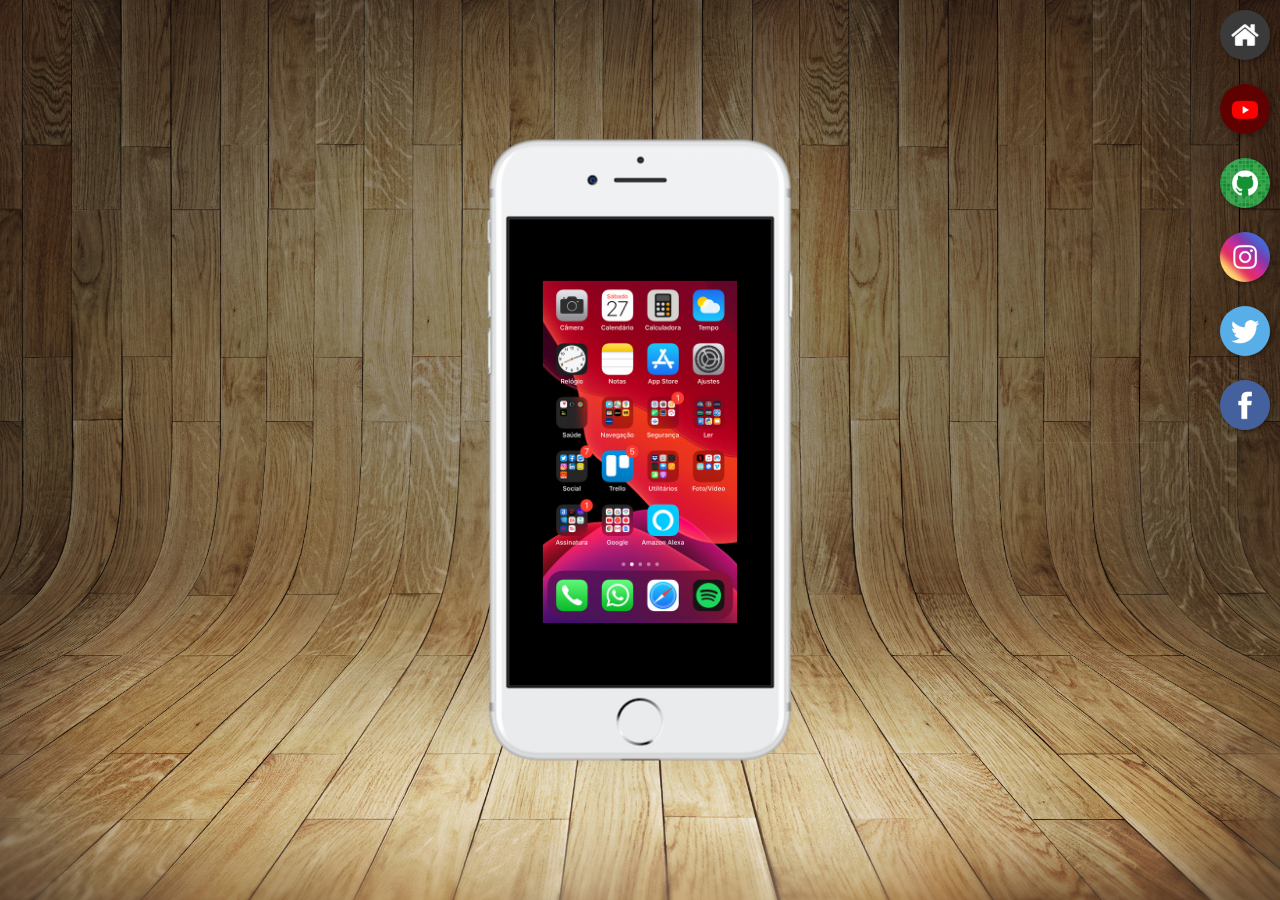
<file: index.html>
<!DOCTYPE html>
<html lang="pt-br">
<head>
    <meta charset="UTF-8">
    <meta http-equiv="X-UA-Compatible" content="IE=edge">
    <meta name="viewport" content="width=device-width, initial-scale=1.0">
    <link rel="shortcut icon" href="icone/favicon.ico" type="image/x-icon">
    <link rel="stylesheet" href="estilos/style.css">
    <title>Projeto redes sociais</title>
</head>
<body>
    <main>
        <section id="telefone">
            <iframe src="home.html" name="tela" id="tela" frameborder="0">
                <p>Seu navegador não é compatível :(</p>
            </iframe>
        </section>
        <section id="redes-sociais">
            <a href="home.html" target="tela"><img src="imagens/logo-home.jpg" alt="Home"></a><br>
            <a href="youtube.html" target="tela"><img src="imagens/logo-youtube.jpg" alt="Youtube"></a><br>
            <a href="github.html" target="tela"><img src="imagens/logo-github.jpg" alt="Github"></a><br>
            <a href="instagram.html" target="tela"><img src="imagens/logo-instagram.jpg" alt="Instagram"></a><br>
            <a href="twitter.html" target="tela"><img src="imagens/logo-twitter.jpg" alt="Twitter"></a><br>
            <a href="facebook.html" target="tela"><img src="imagens/logo-facebook.jpg" alt="Facebook"></a>
        </section>
    </main>
</body>
</html>
</file>
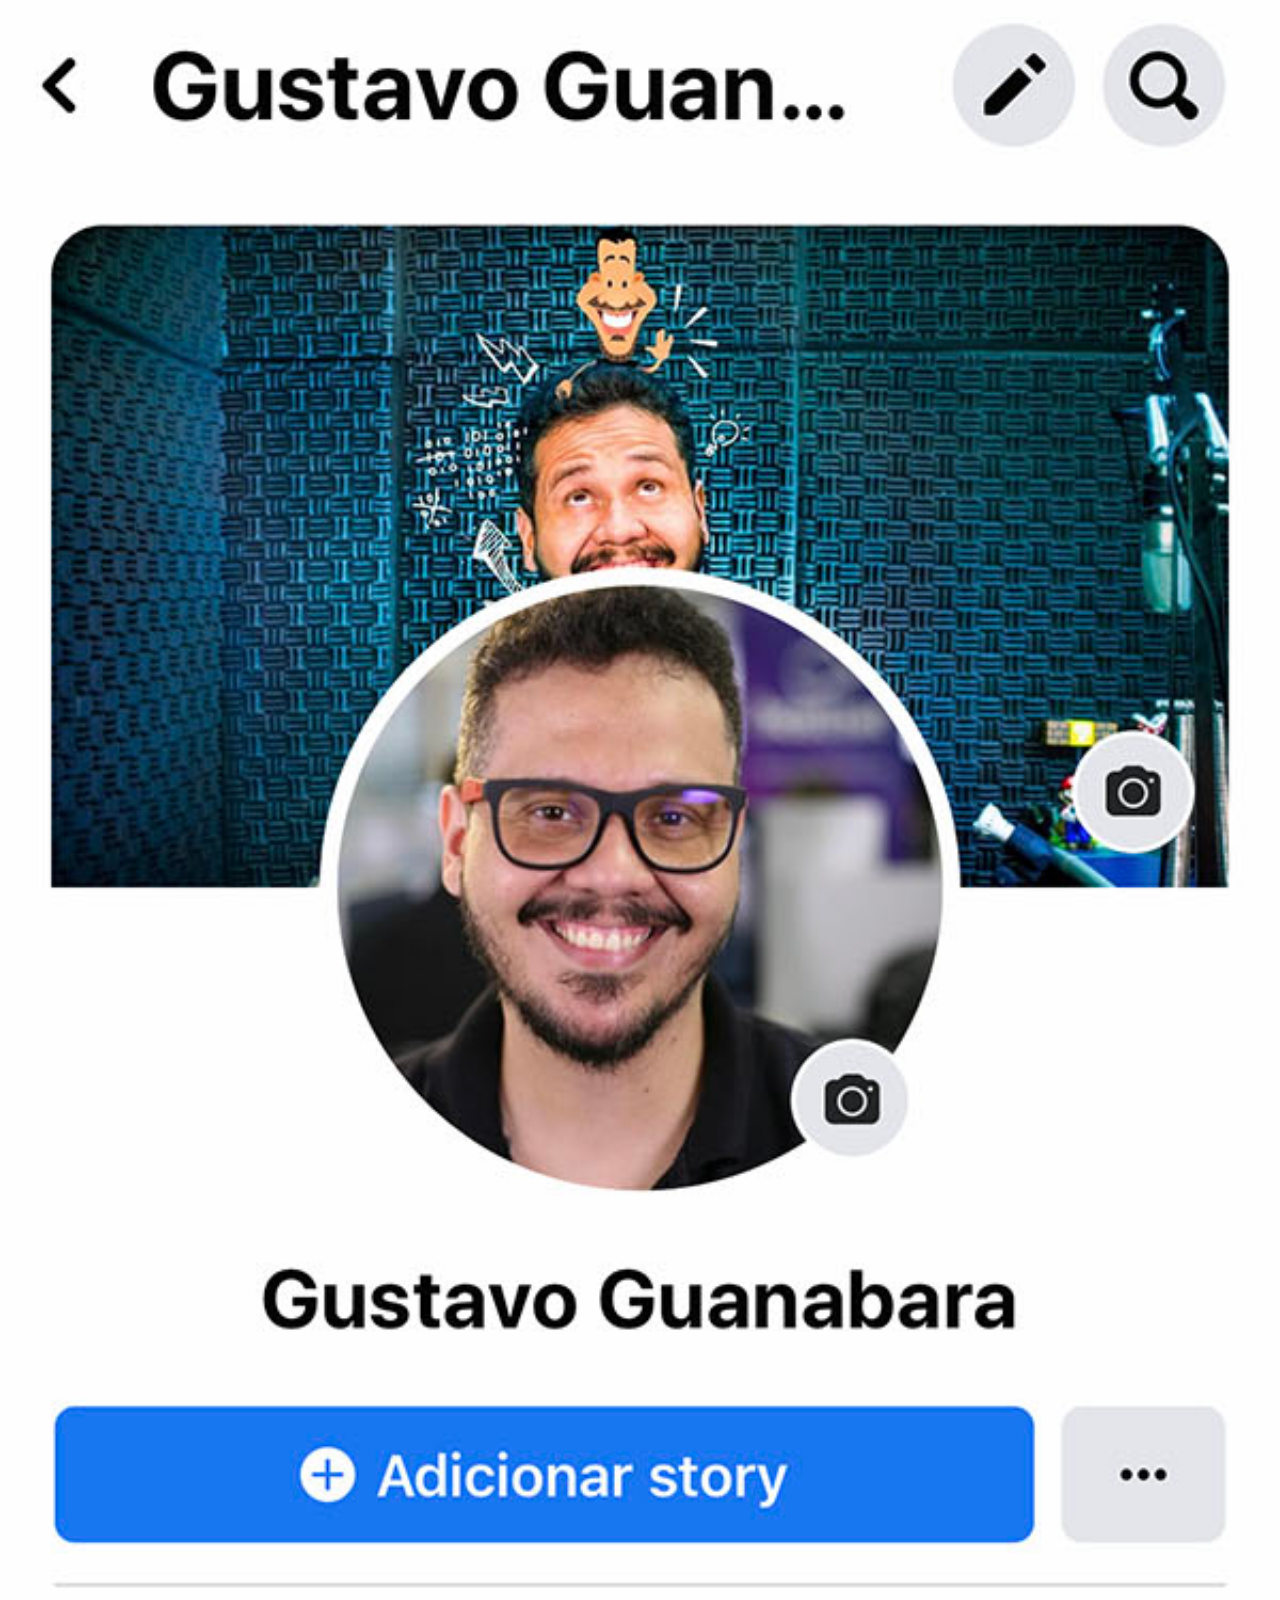
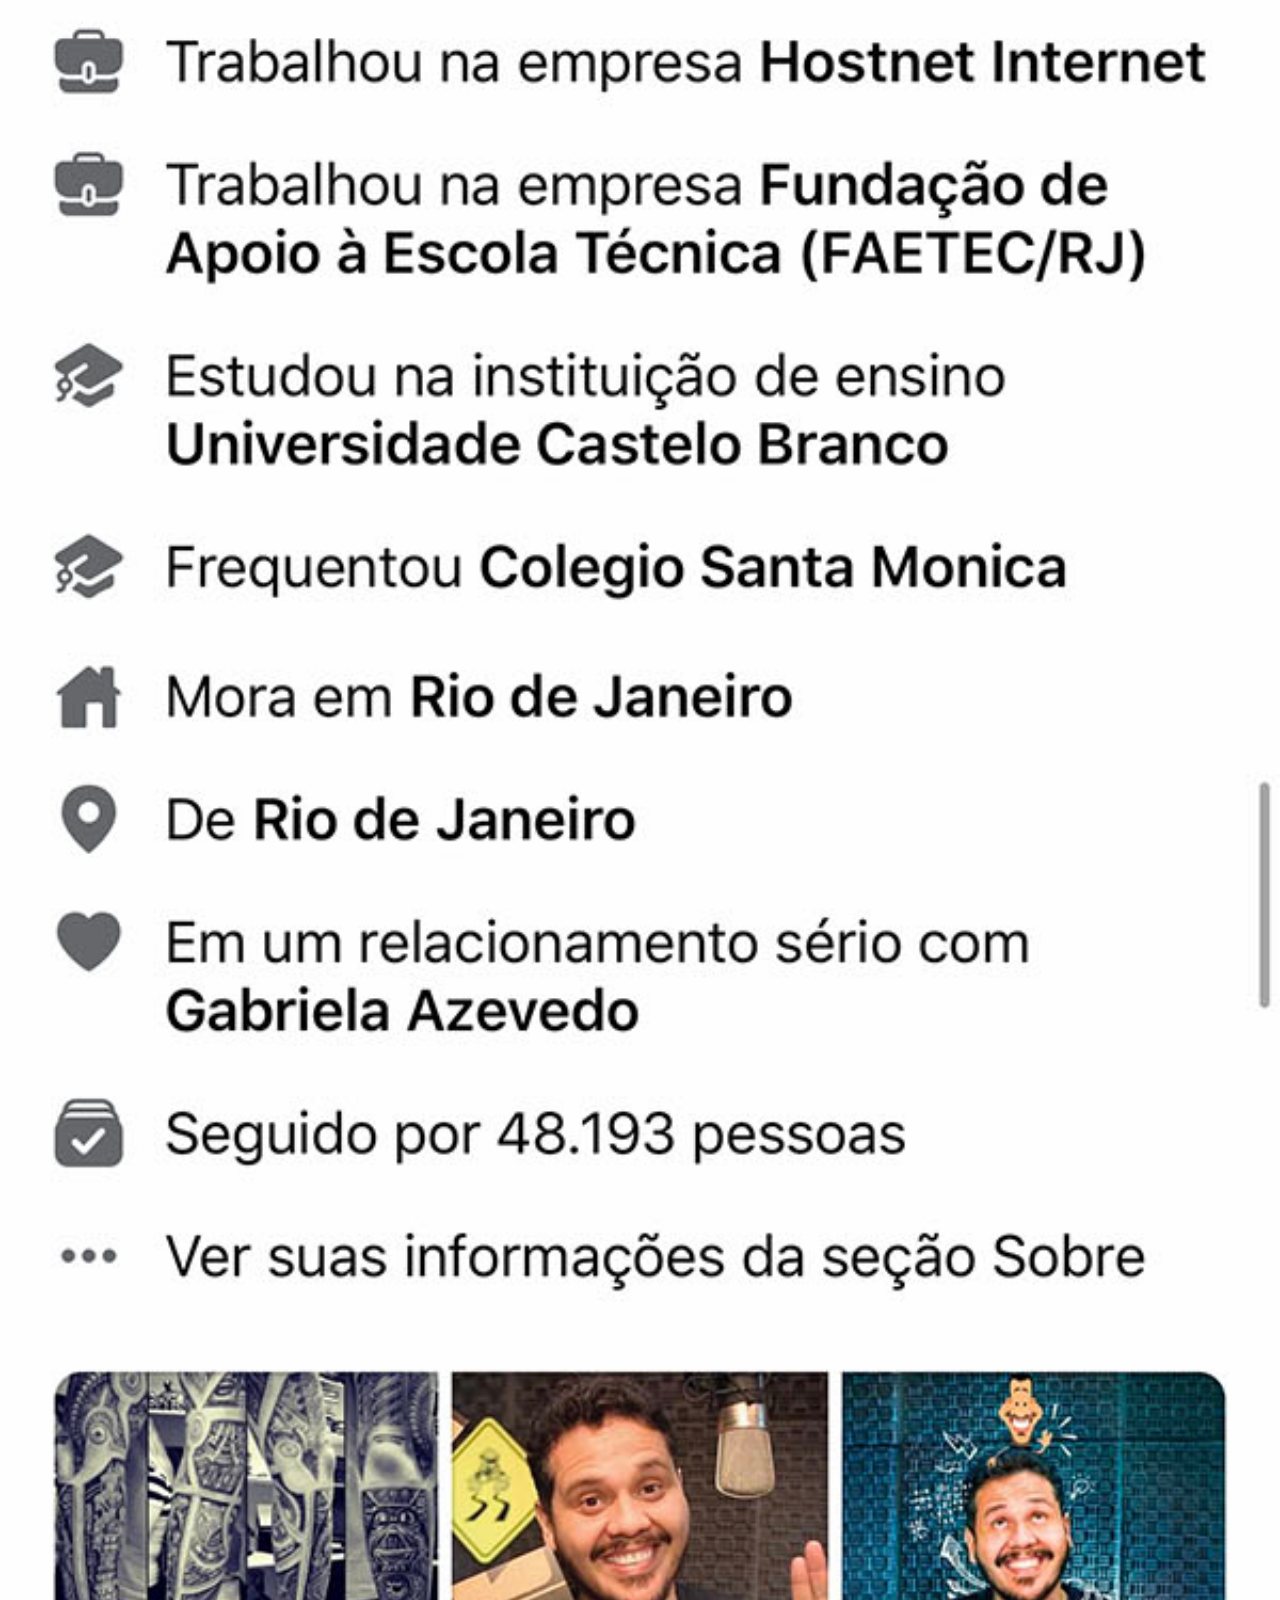
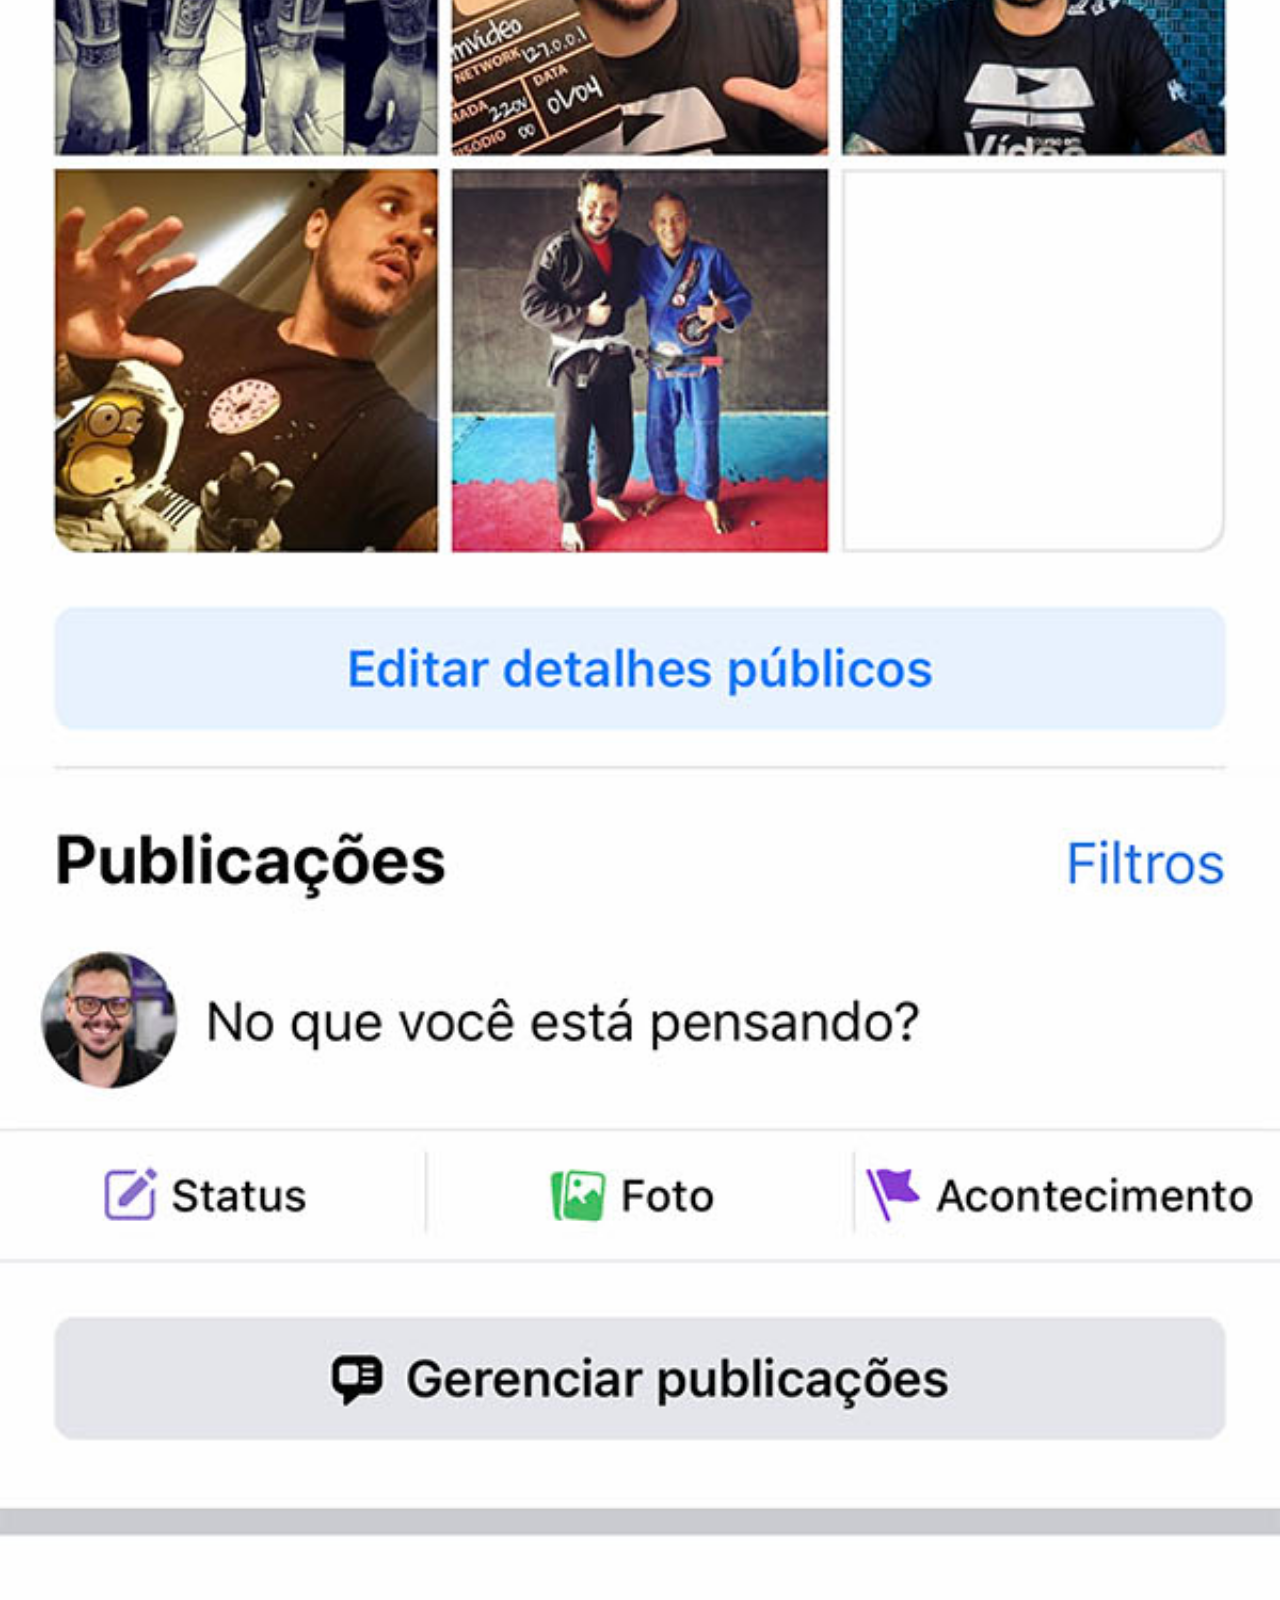
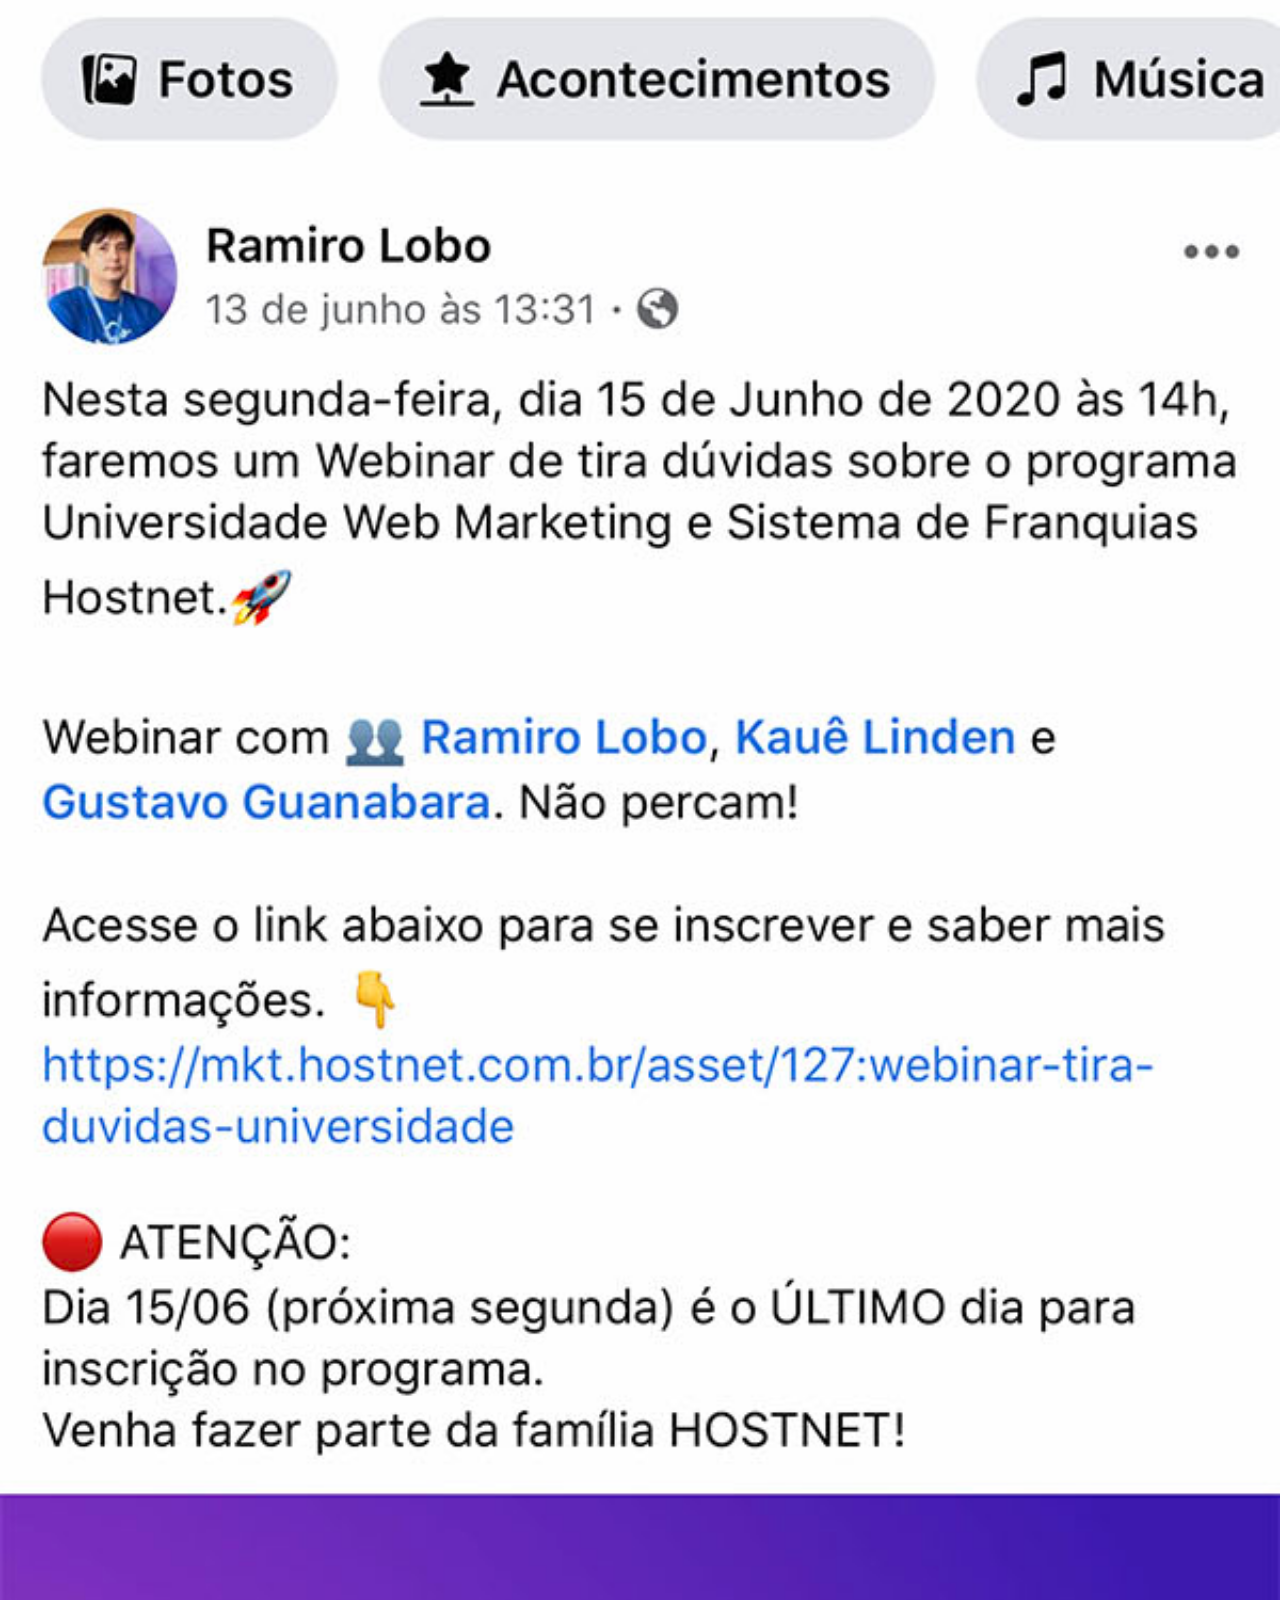
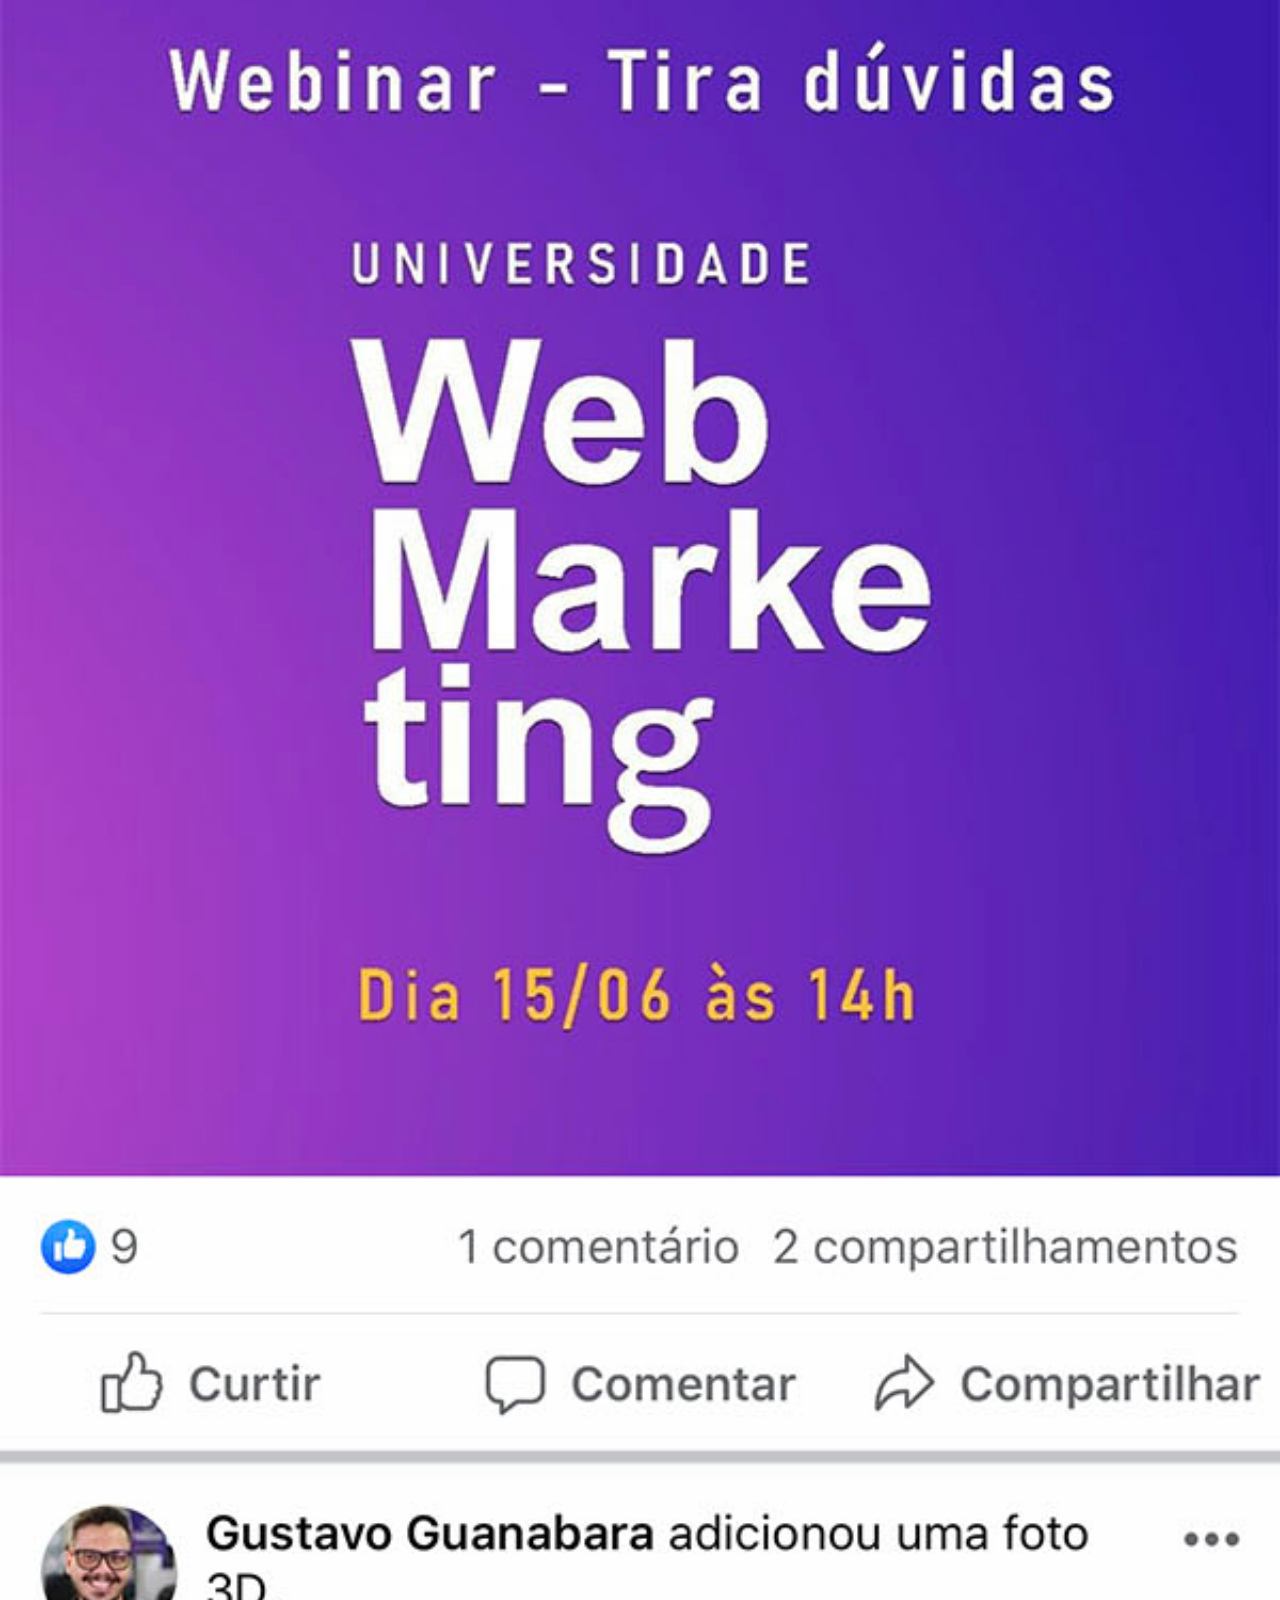
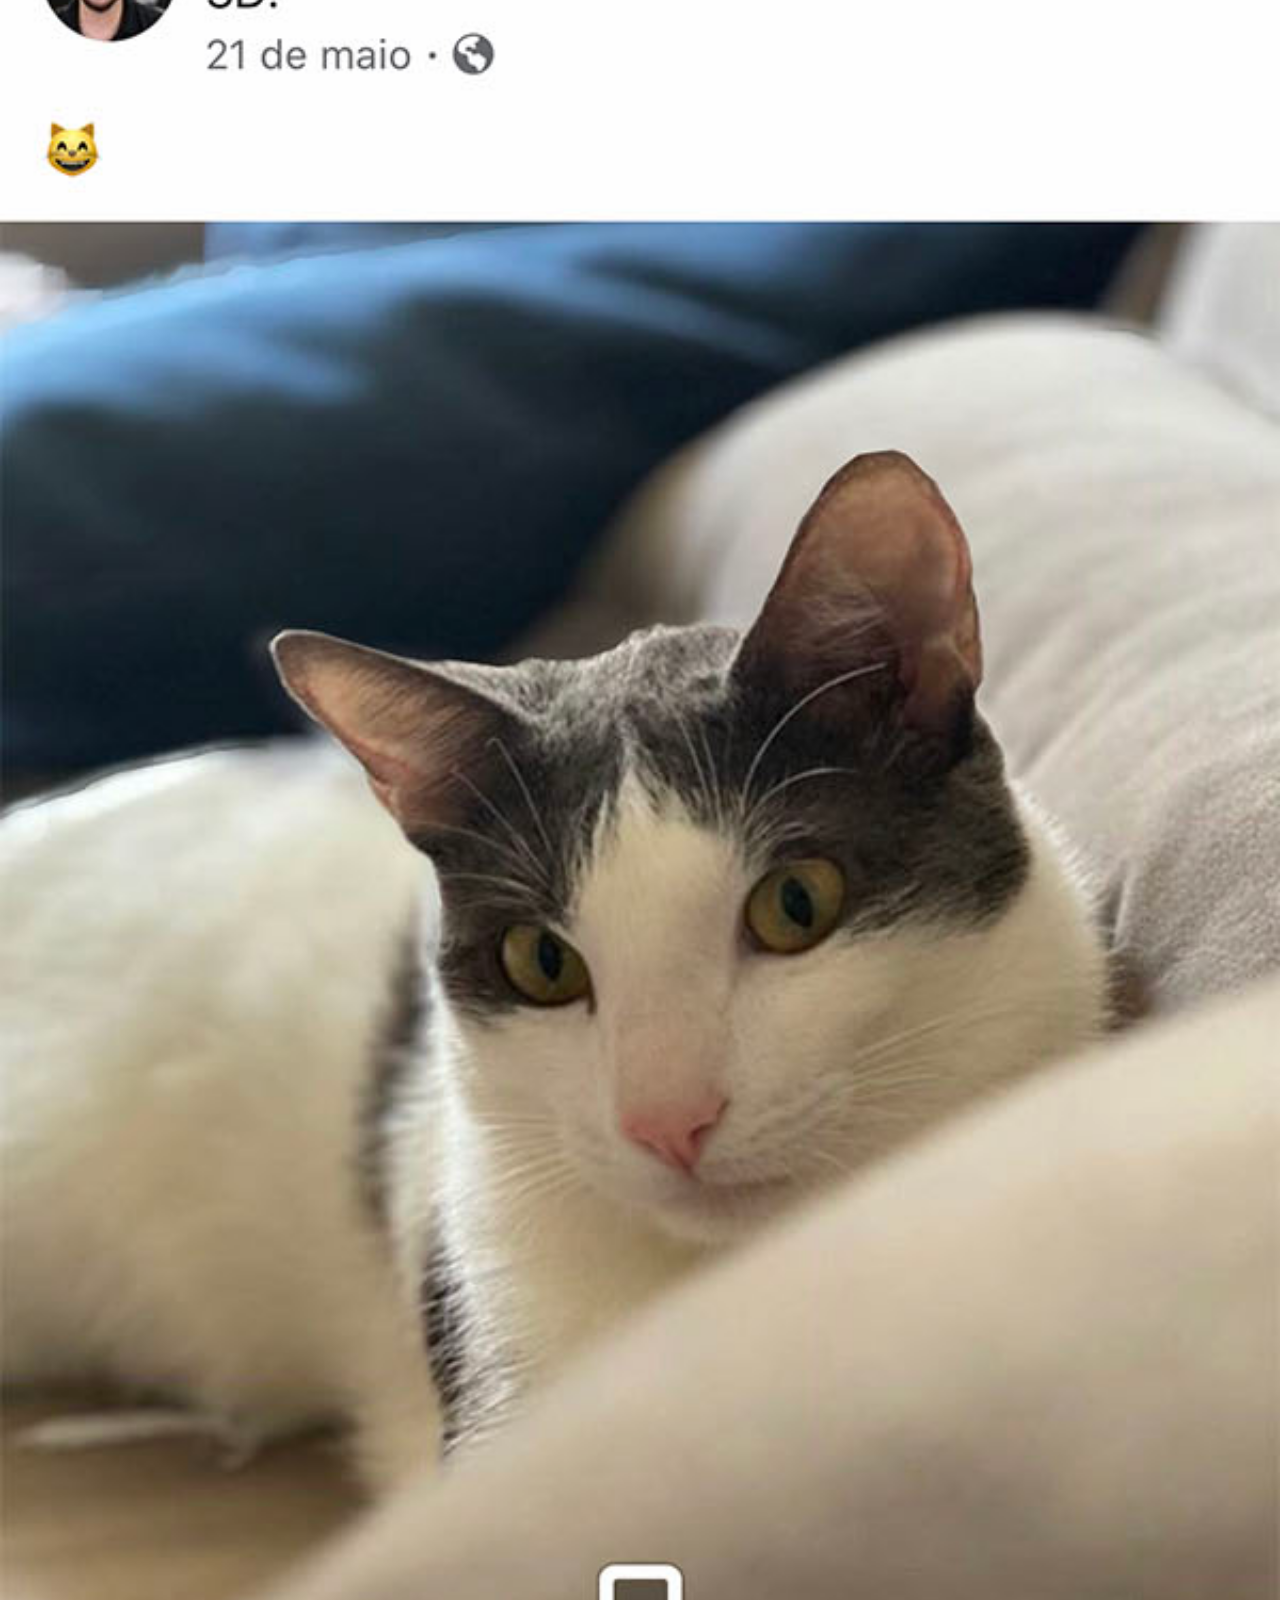
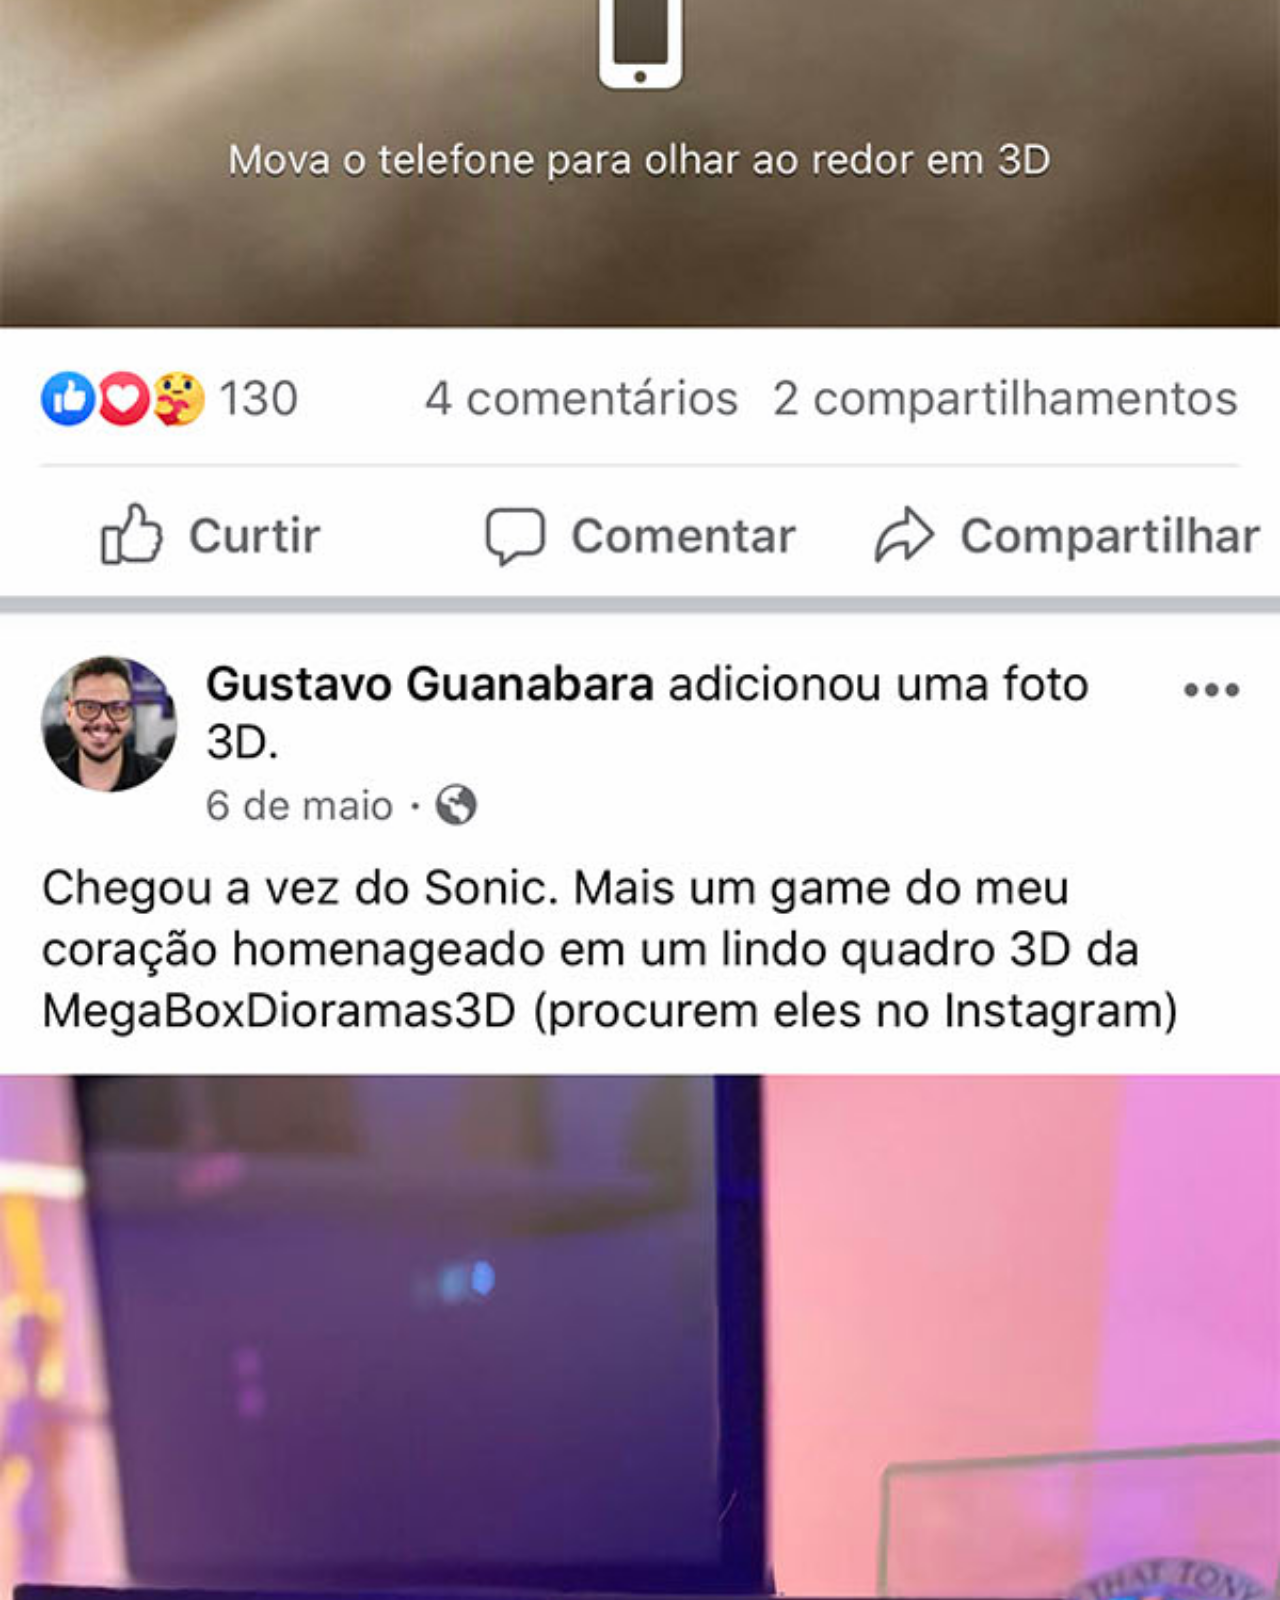
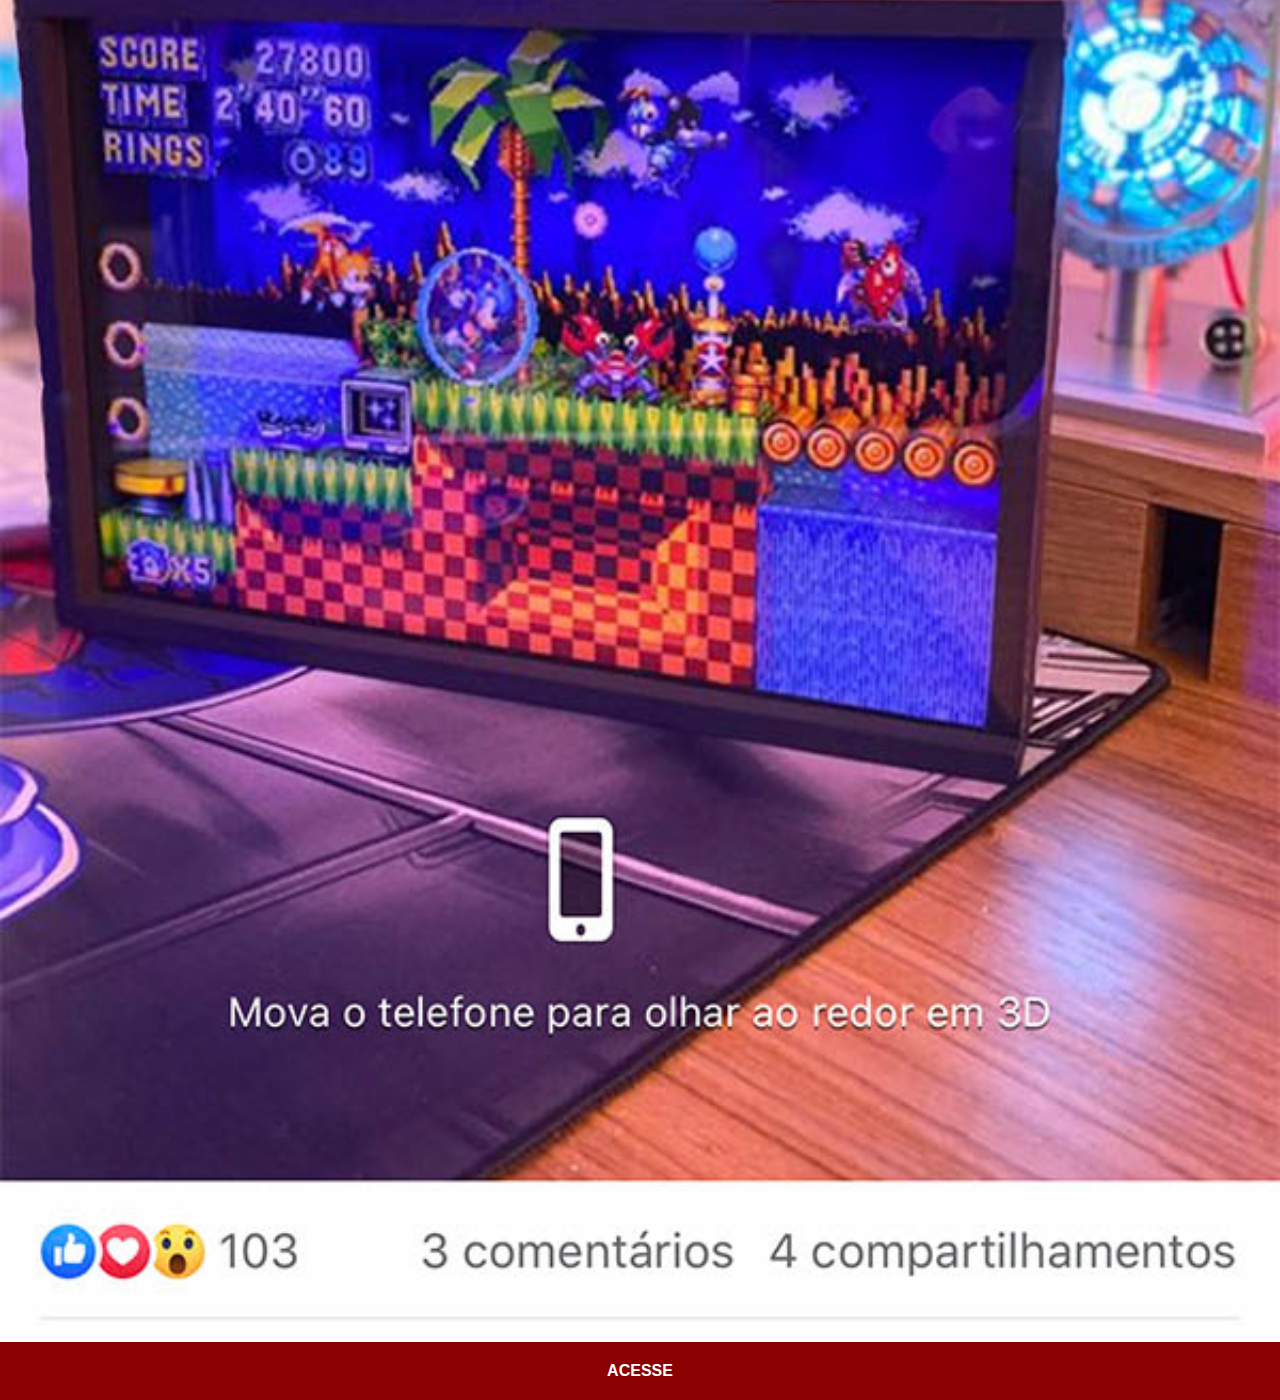
<file: facebook.html>
<!DOCTYPE html>
<html lang="pt-br>
<head>
    <meta charset="UTF-8">
    <meta http-equiv="X-UA-Compatible" content="IE=edge">
    <meta name="viewport" content="width=device-width, initial-scale=1.0">
    <title>Facebook</title>
    <link rel="stylesheet" href="estilos/social.css">
</head>
<body>
    <img src="imagens/tela-facebook.jpg" alt="Facebook">
    <a href="https://web.facebook.com/gustavoguanabara/?_rdc=1&_rdr" target="_blank">ACESSE</a>
</body>
</html>
</file>
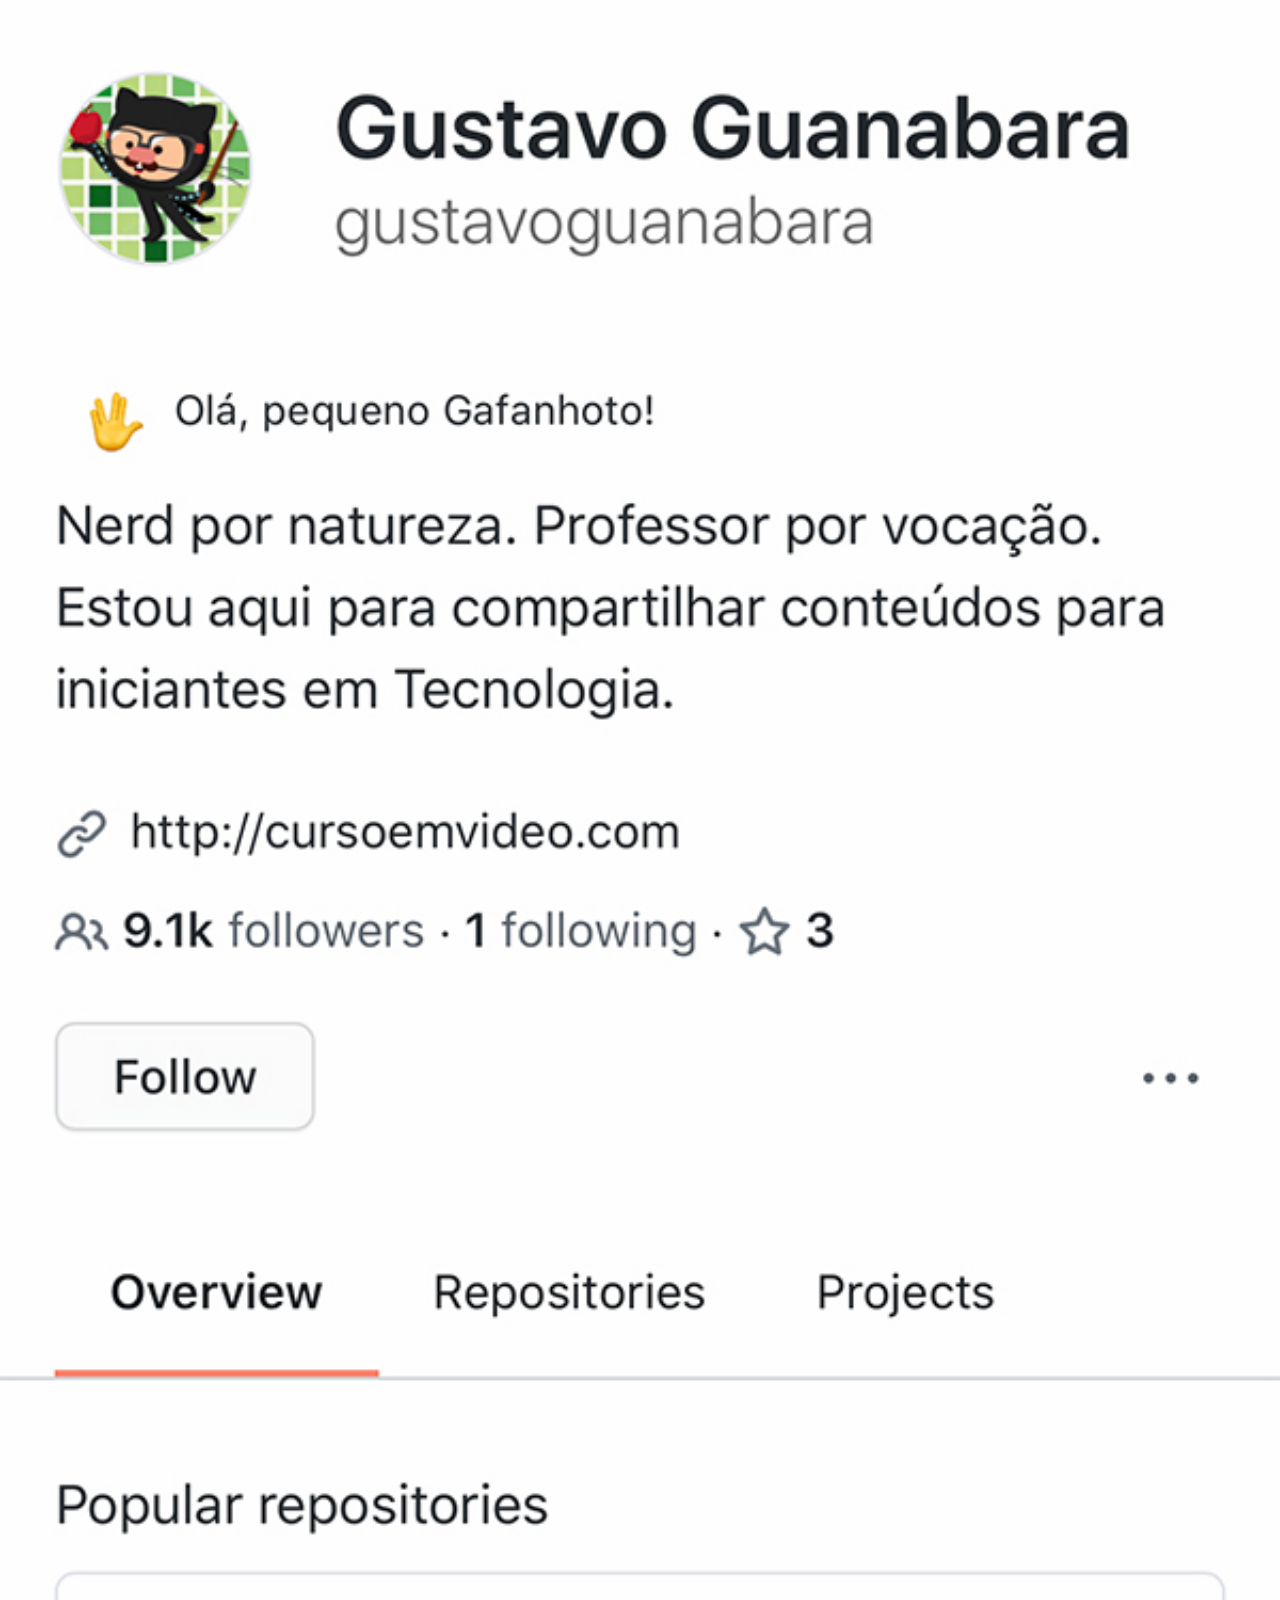
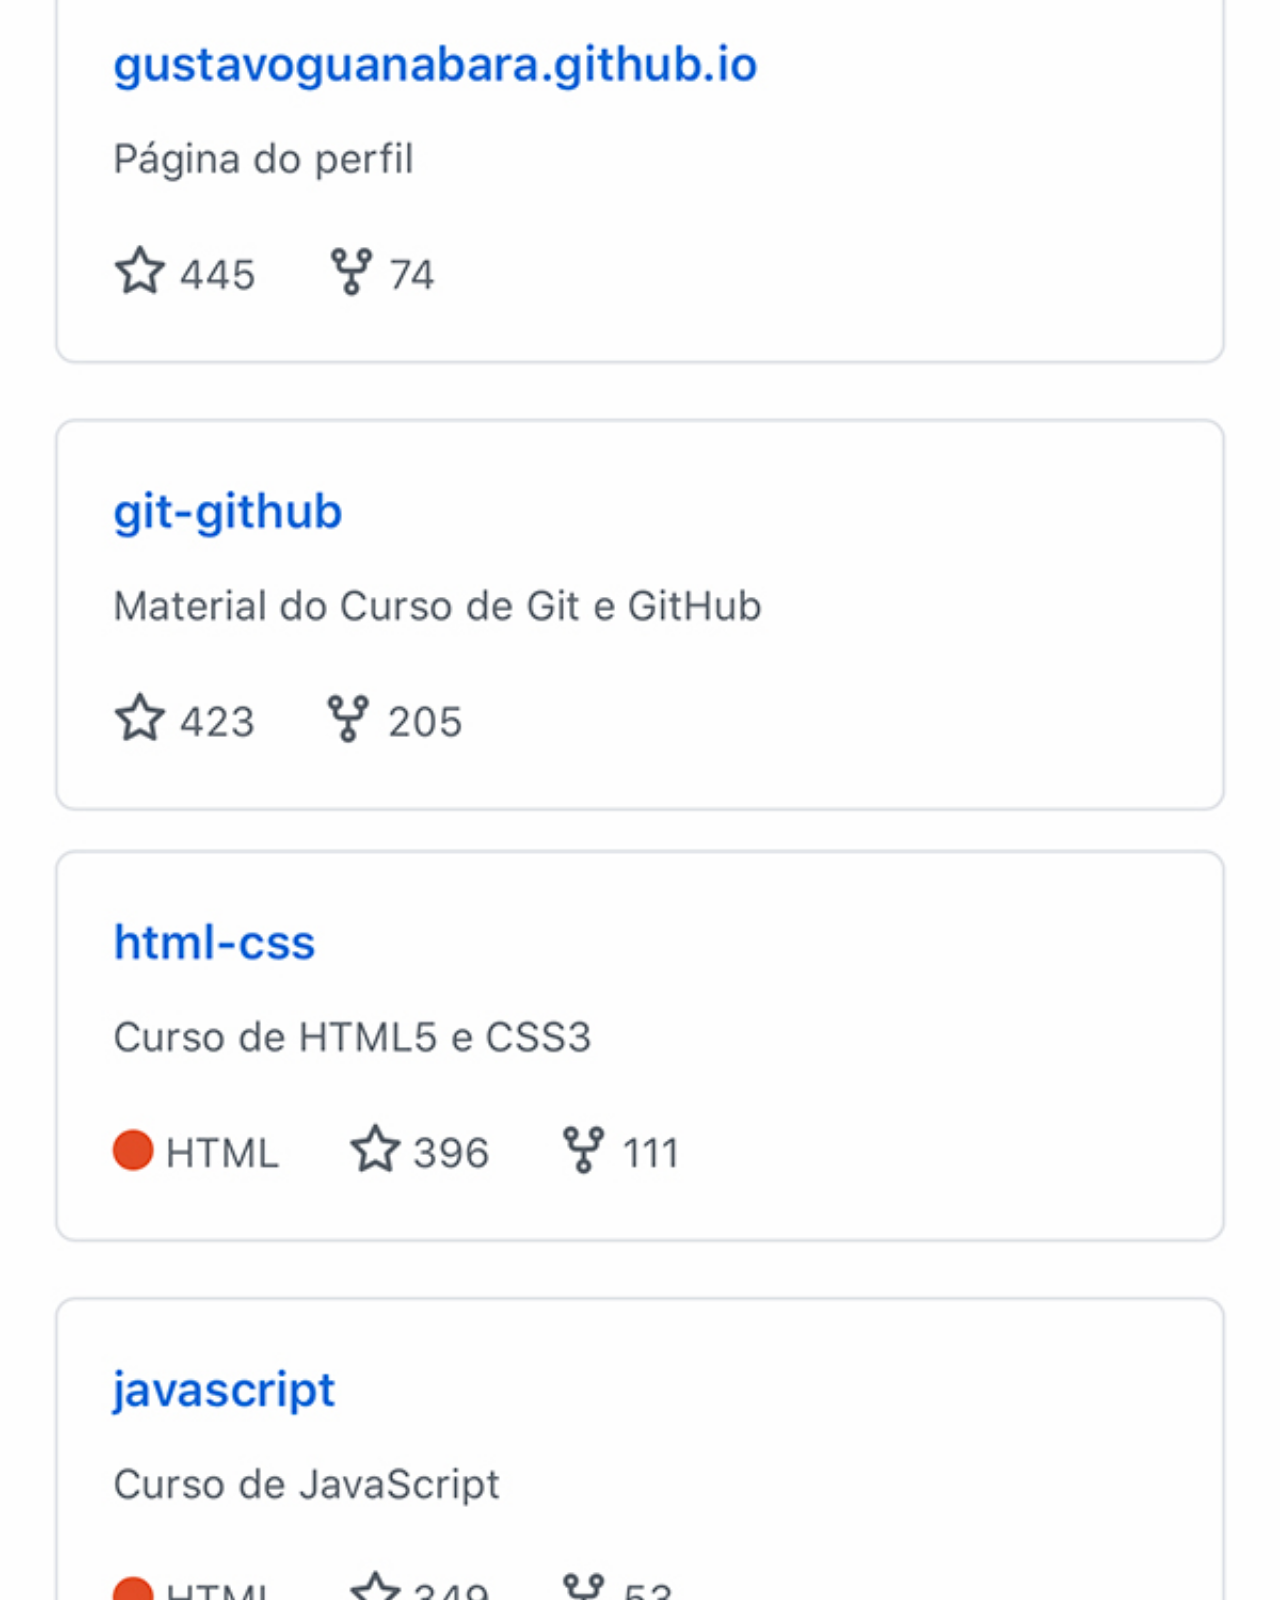
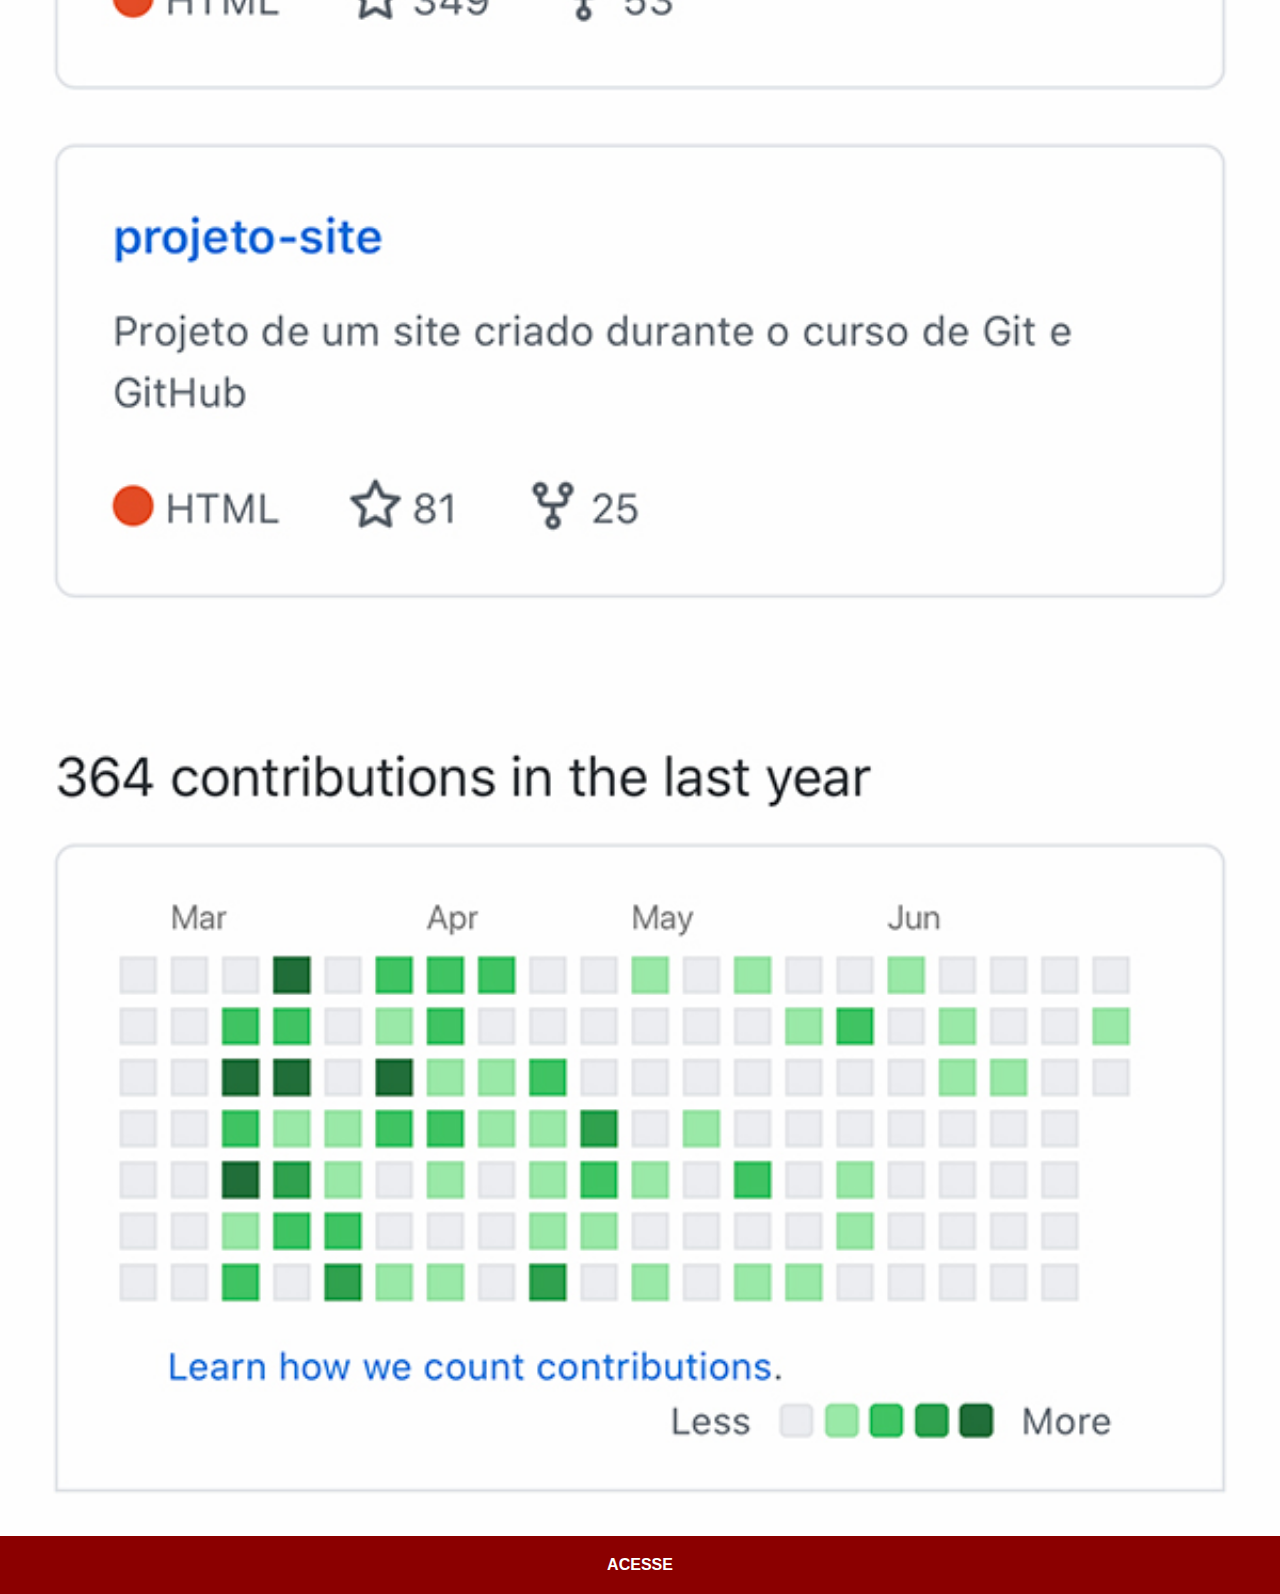
<file: github.html>
<!DOCTYPE html>
<html lang="pt-br">
<head>
    <meta charset="UTF-8">
    <meta http-equiv="X-UA-Compatible" content="IE=edge">
    <meta name="viewport" content="width=device-width, initial-scale=1.0">
    <link rel="stylesheet" href="estilos/social.css">
    <title>Github</title>
</head>
<body>
    <img src="imagens/tela-github.jpg" alt="Github">
    <a href="https://github.com/gustavoguanabara/" target="_blank">ACESSE</a>
</body>
</html>
</file>
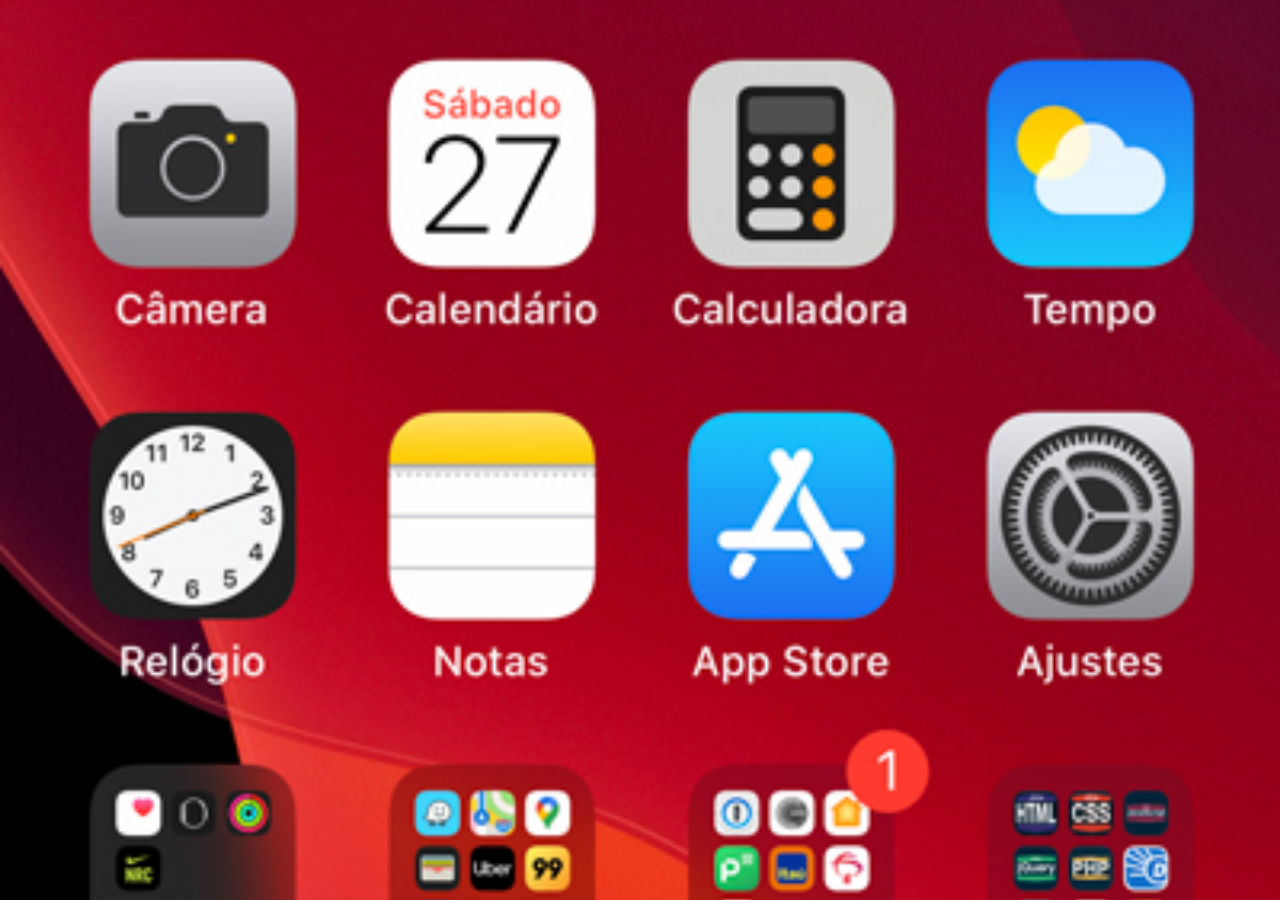
<file: home.html>
<!DOCTYPE html>
<html lang="pt-br">
<head>
    <meta charset="UTF-8">
    <meta http-equiv="X-UA-Compatible" content="IE=edge">
    <meta name="viewport" content="width=device-width, initial-scale=1.0">
    <title>Home</title>
</head>
<style>
    * {
        margin: 0px;
        padding: 0px;
    }
    body {
        width: 100vw;
        height: 100vh;
        background: black url('imagens/tela-home.jpg') no-repeat top center;
        background-size: cover;
    }
</style>
<body>
    
</body>
</html>
</file>
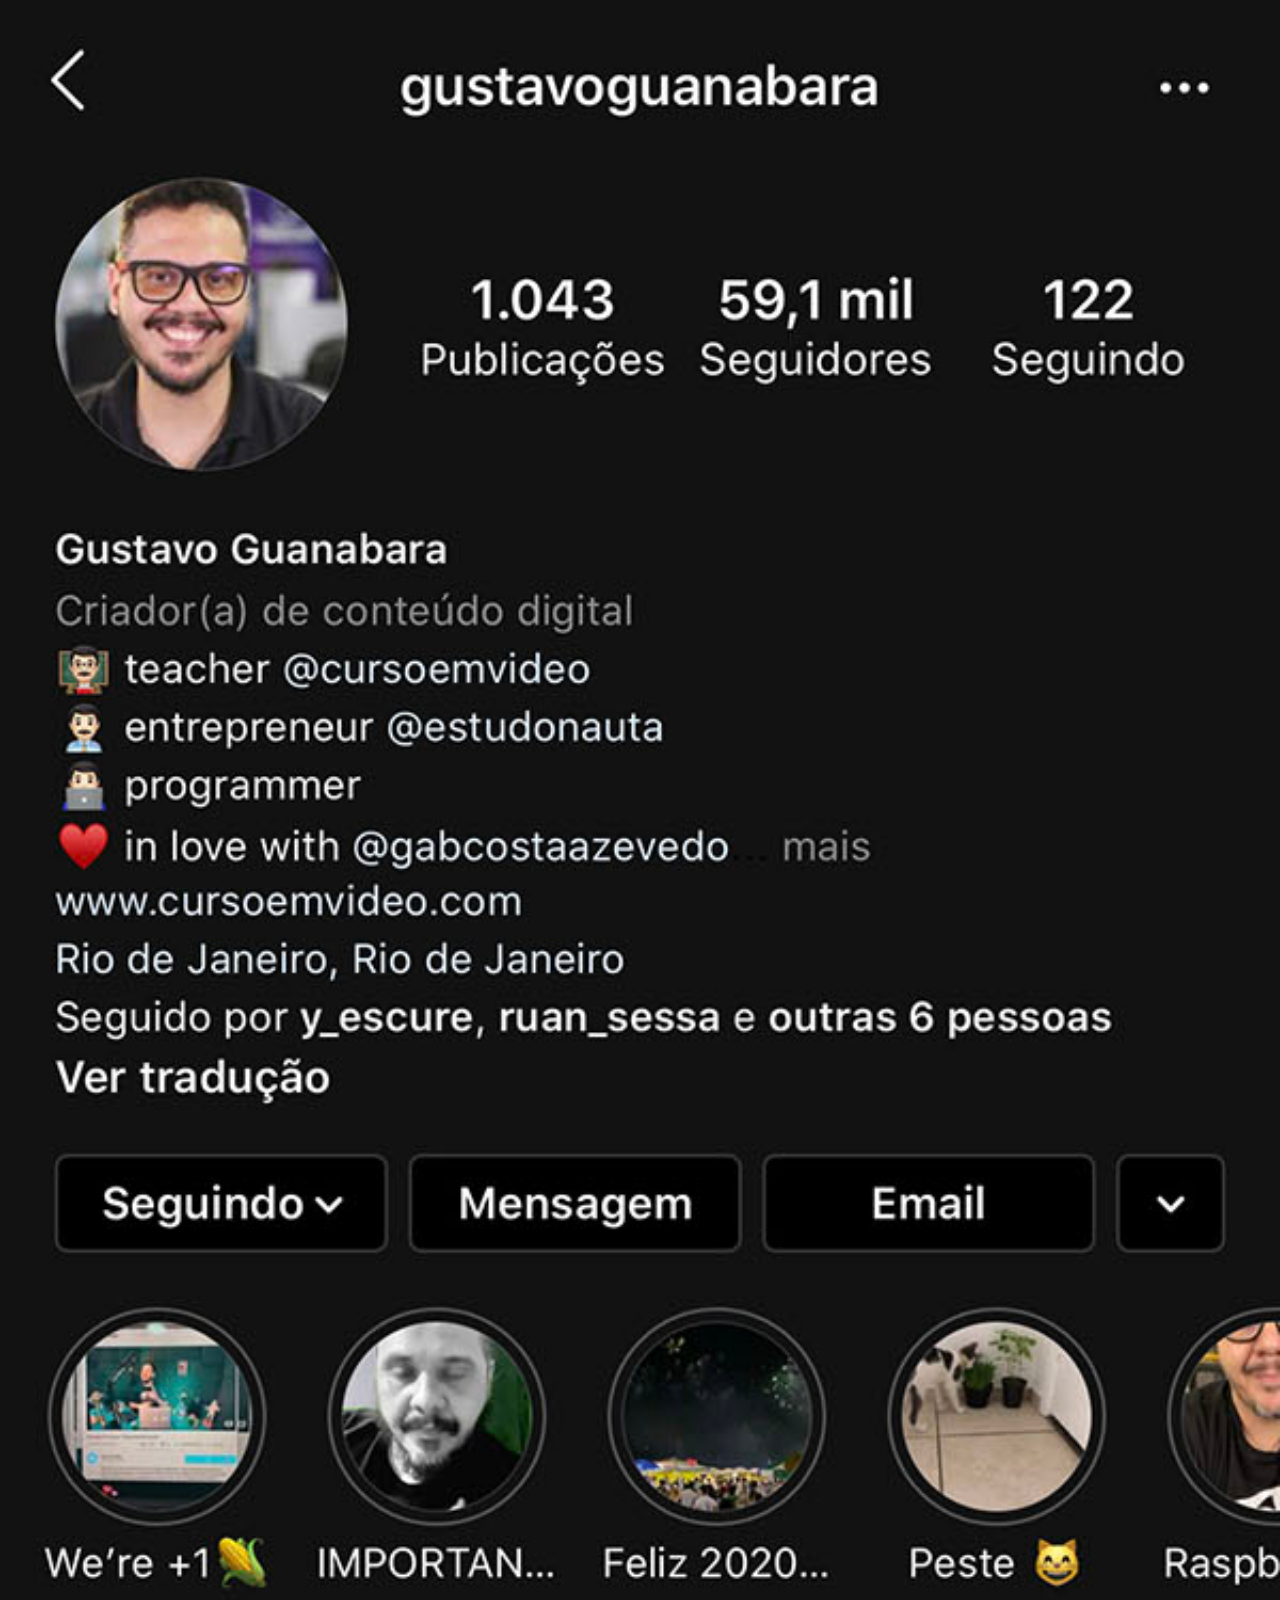
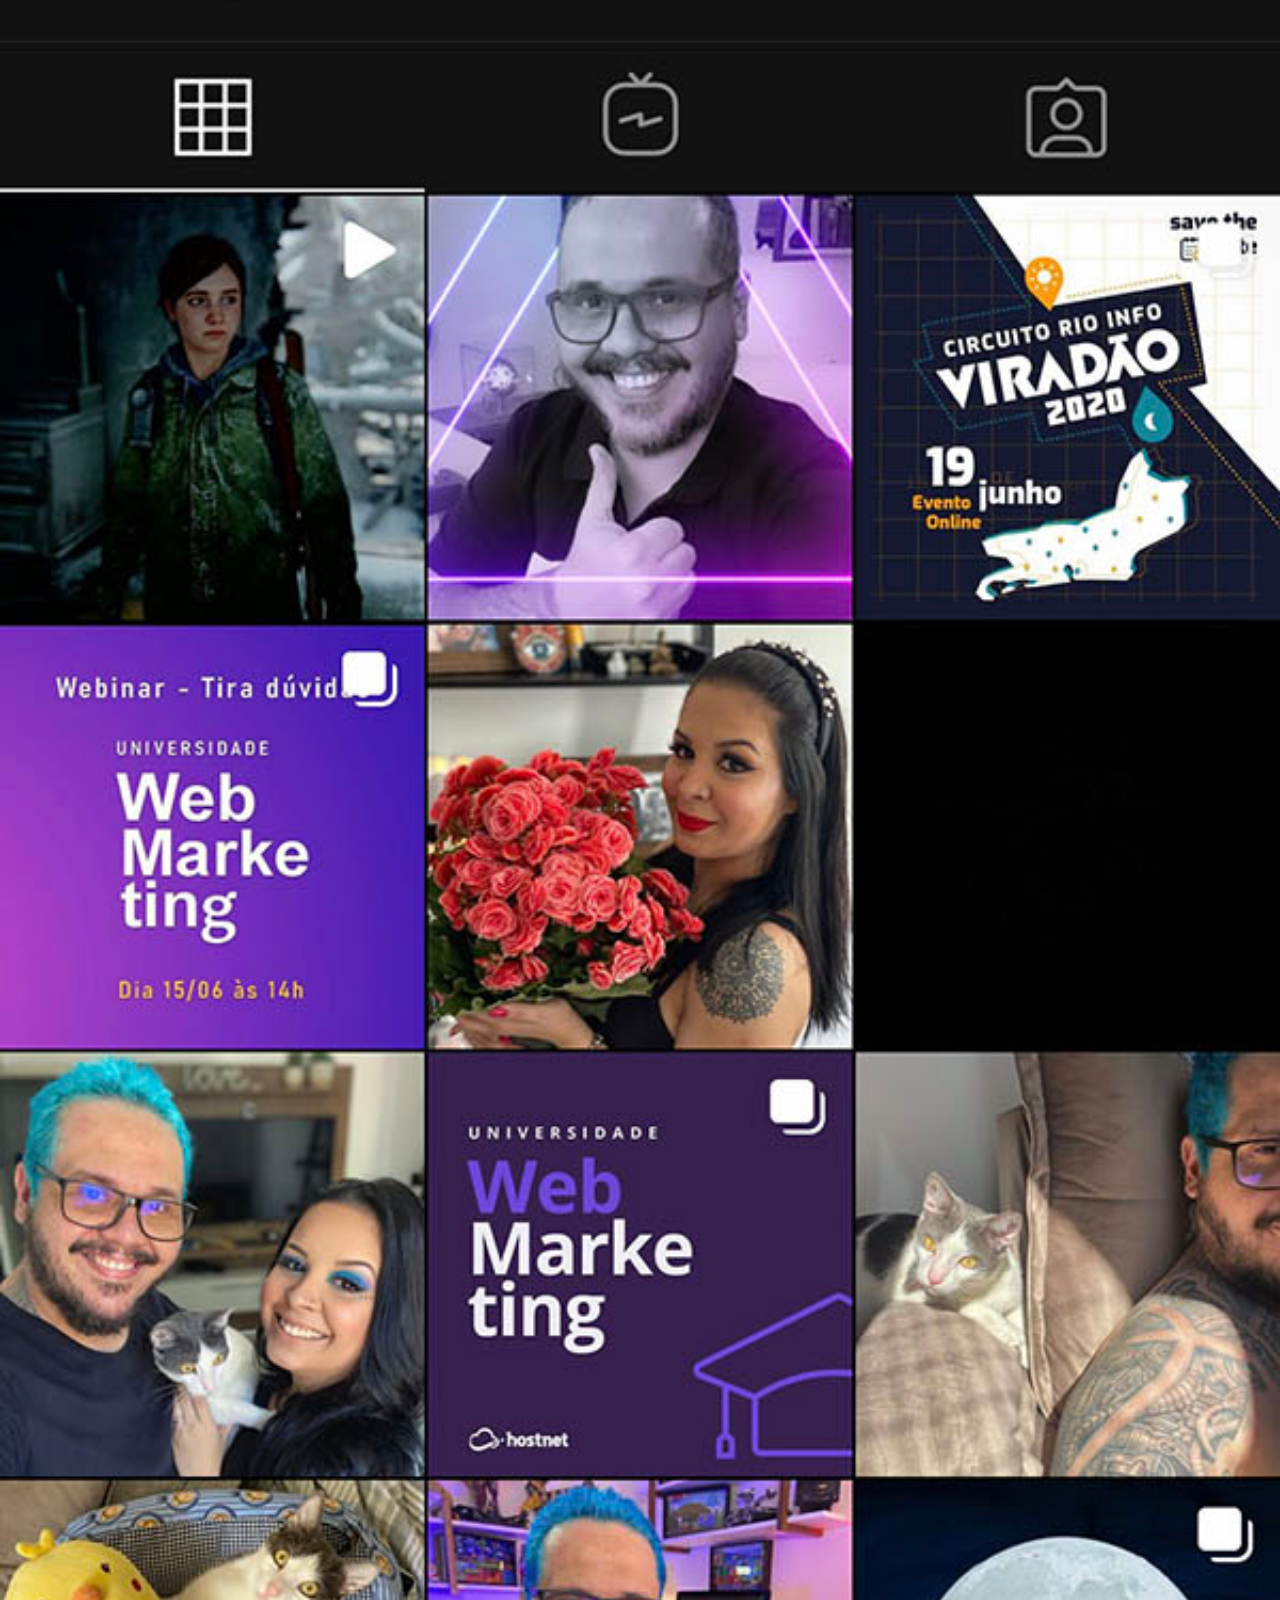
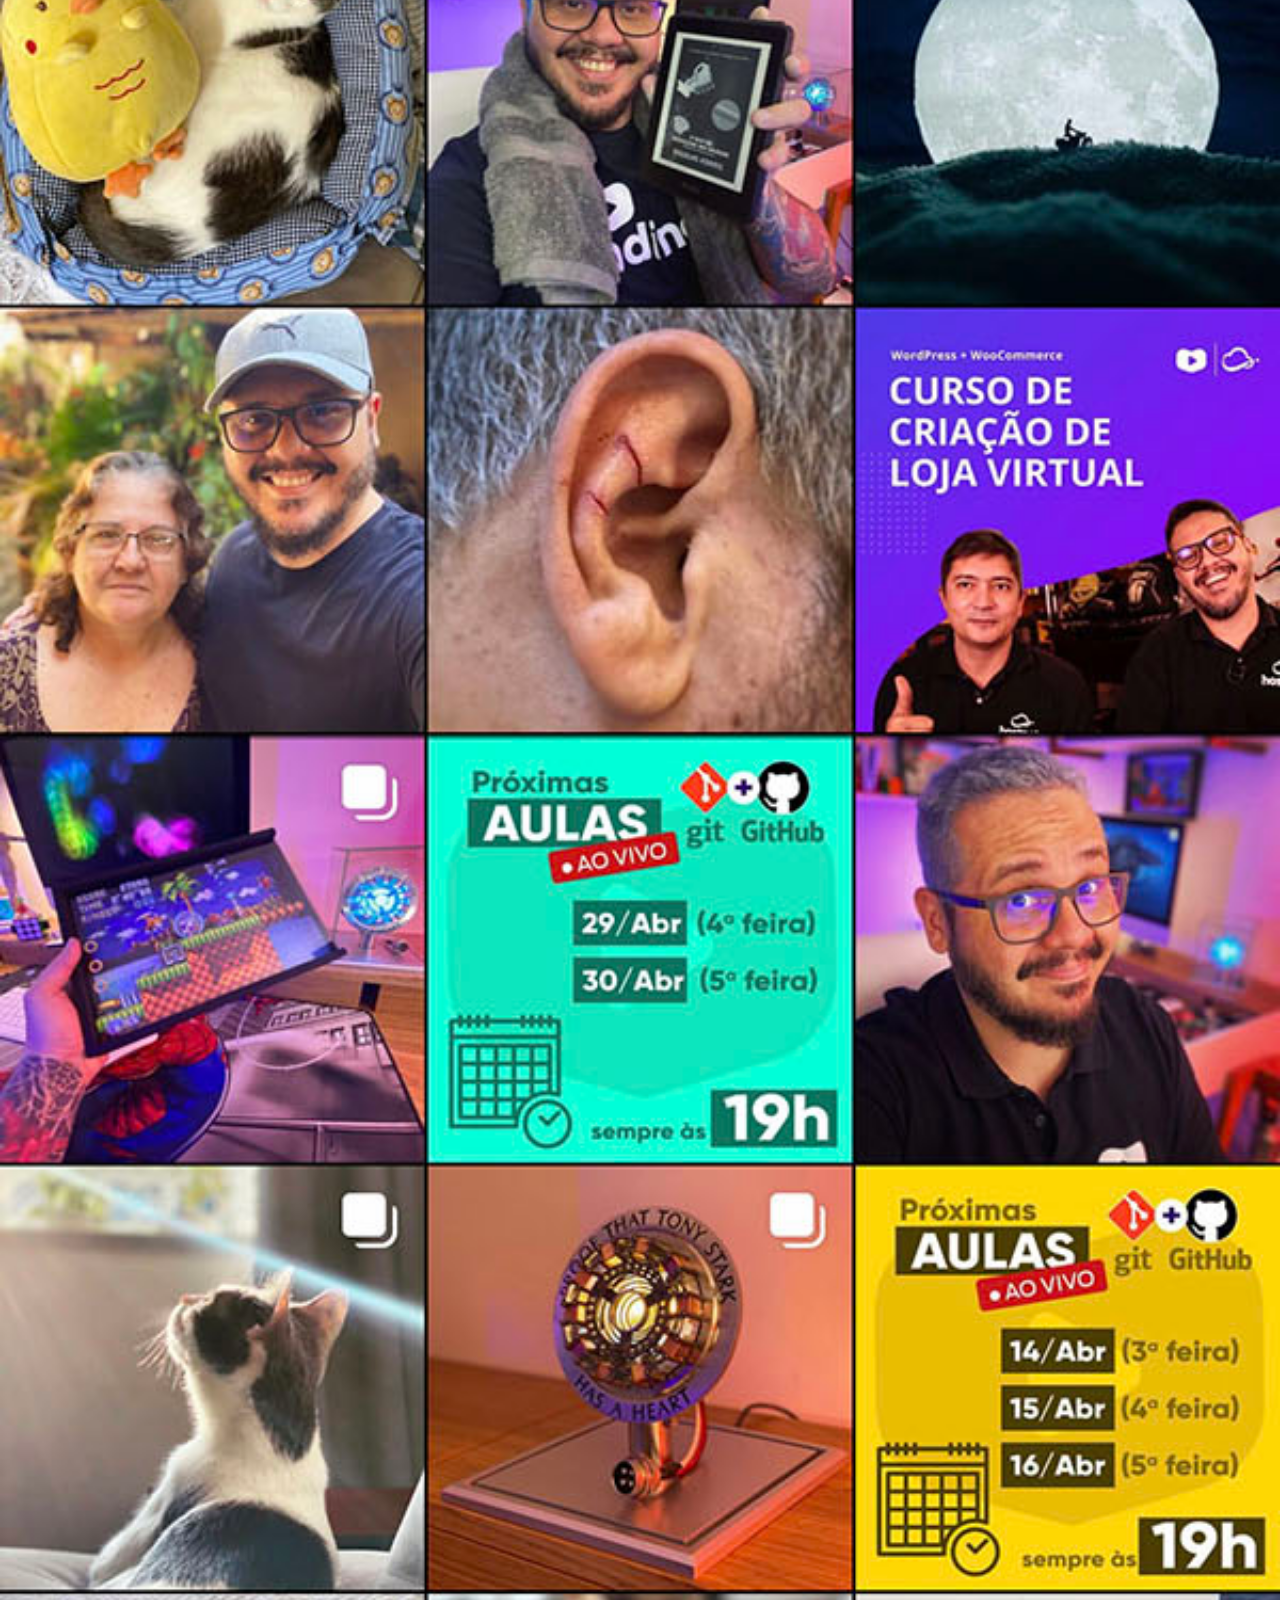
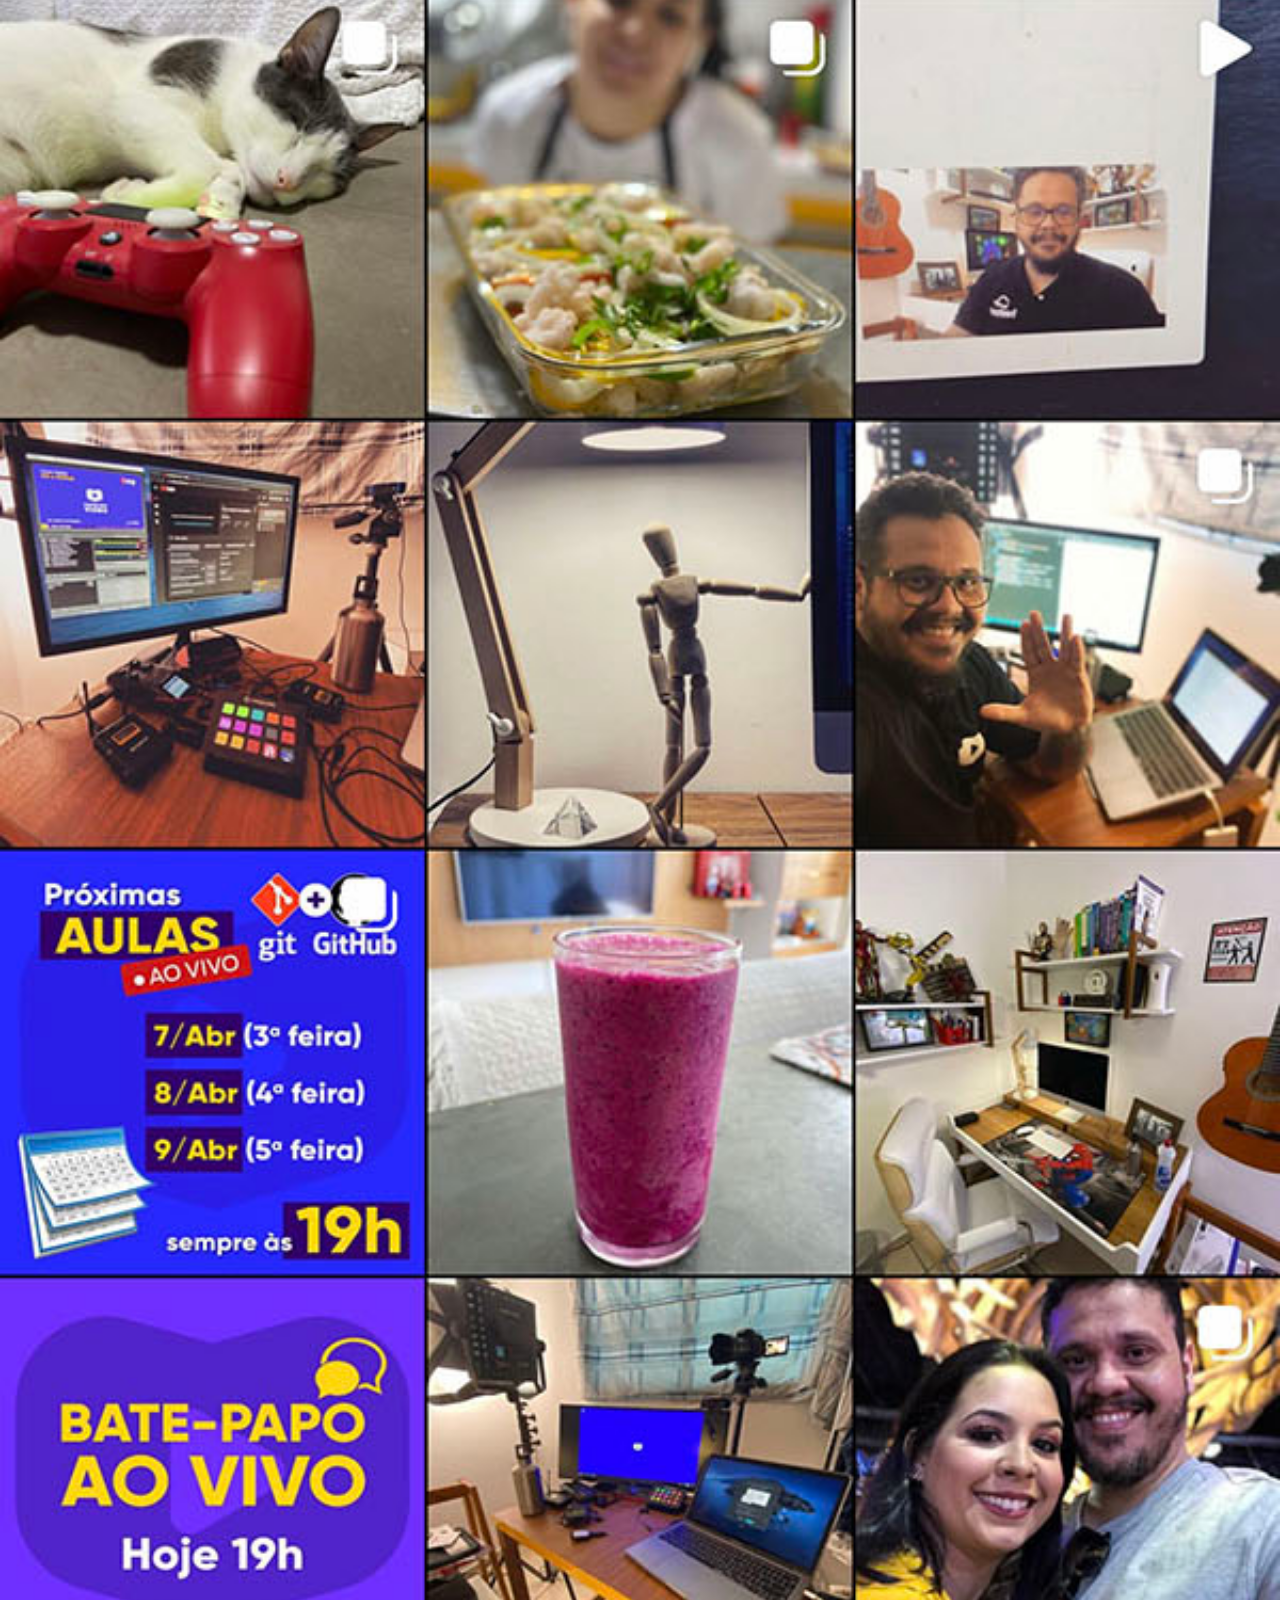
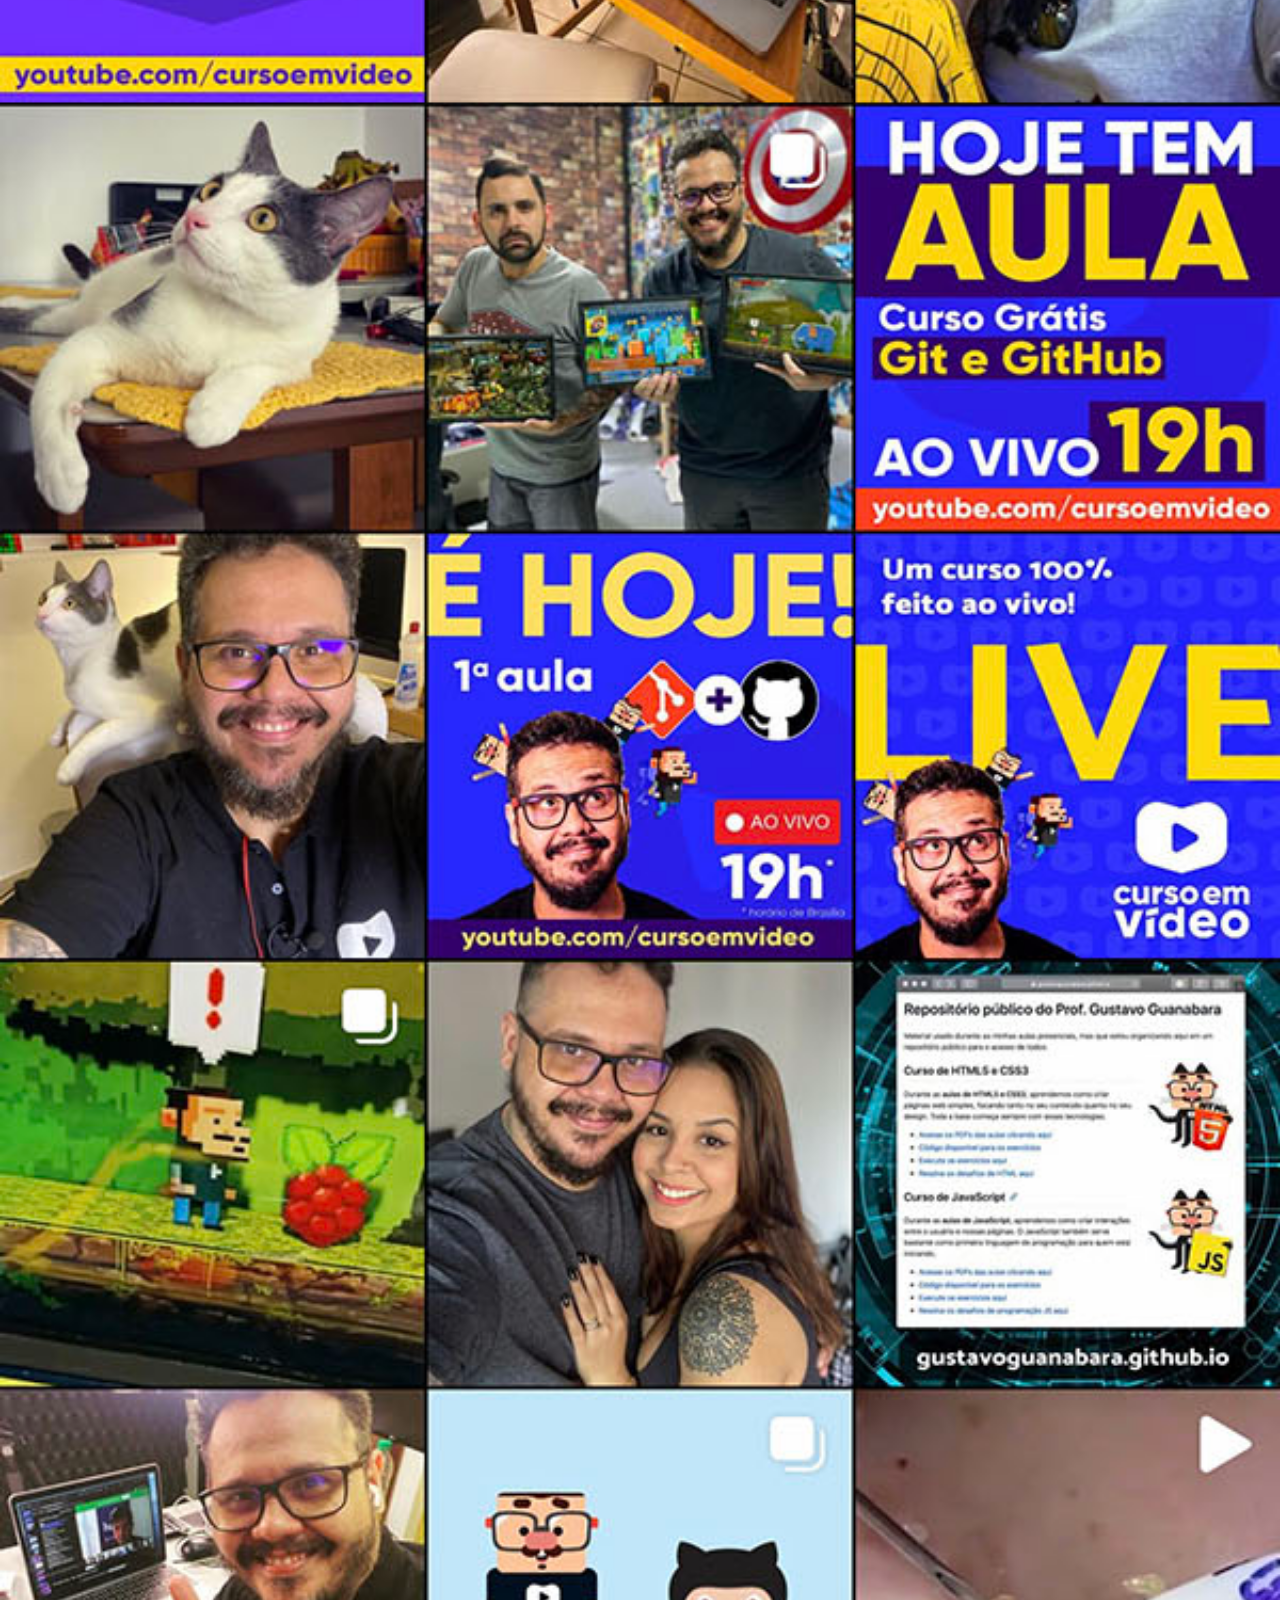
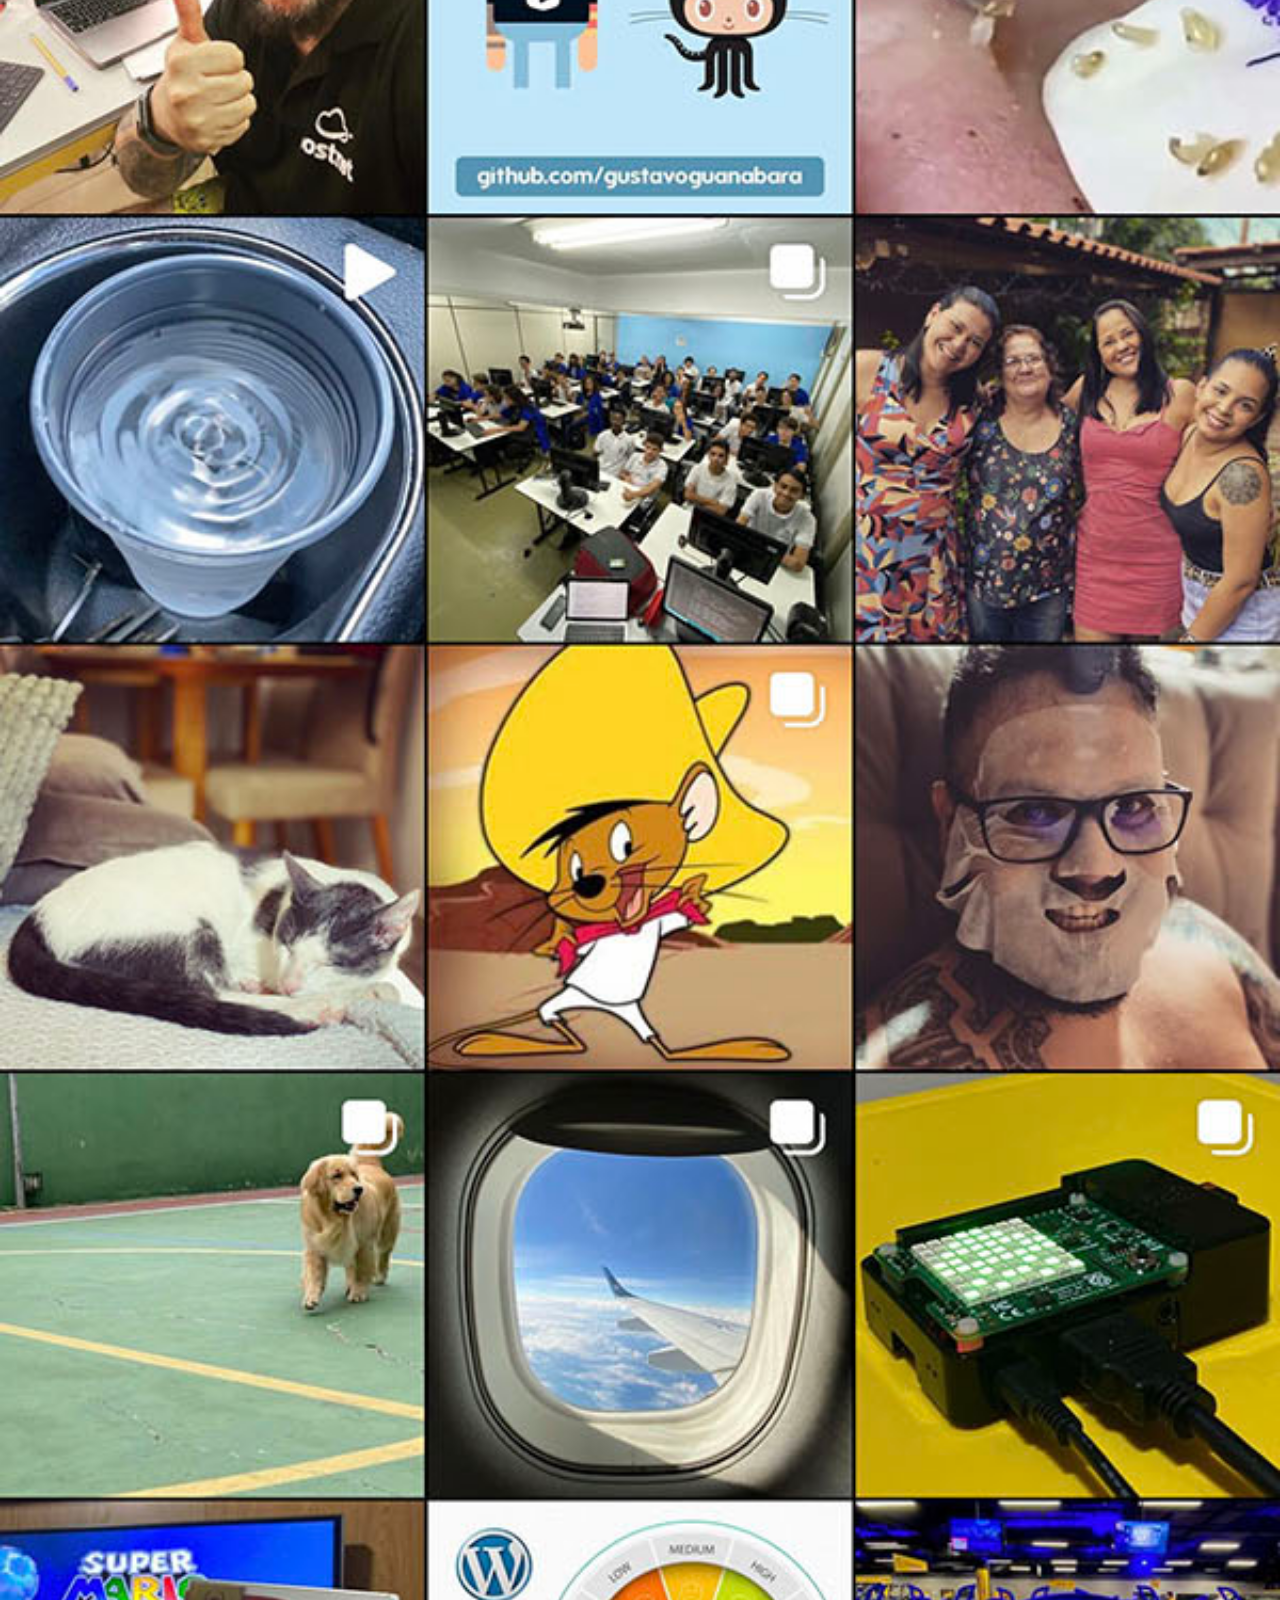
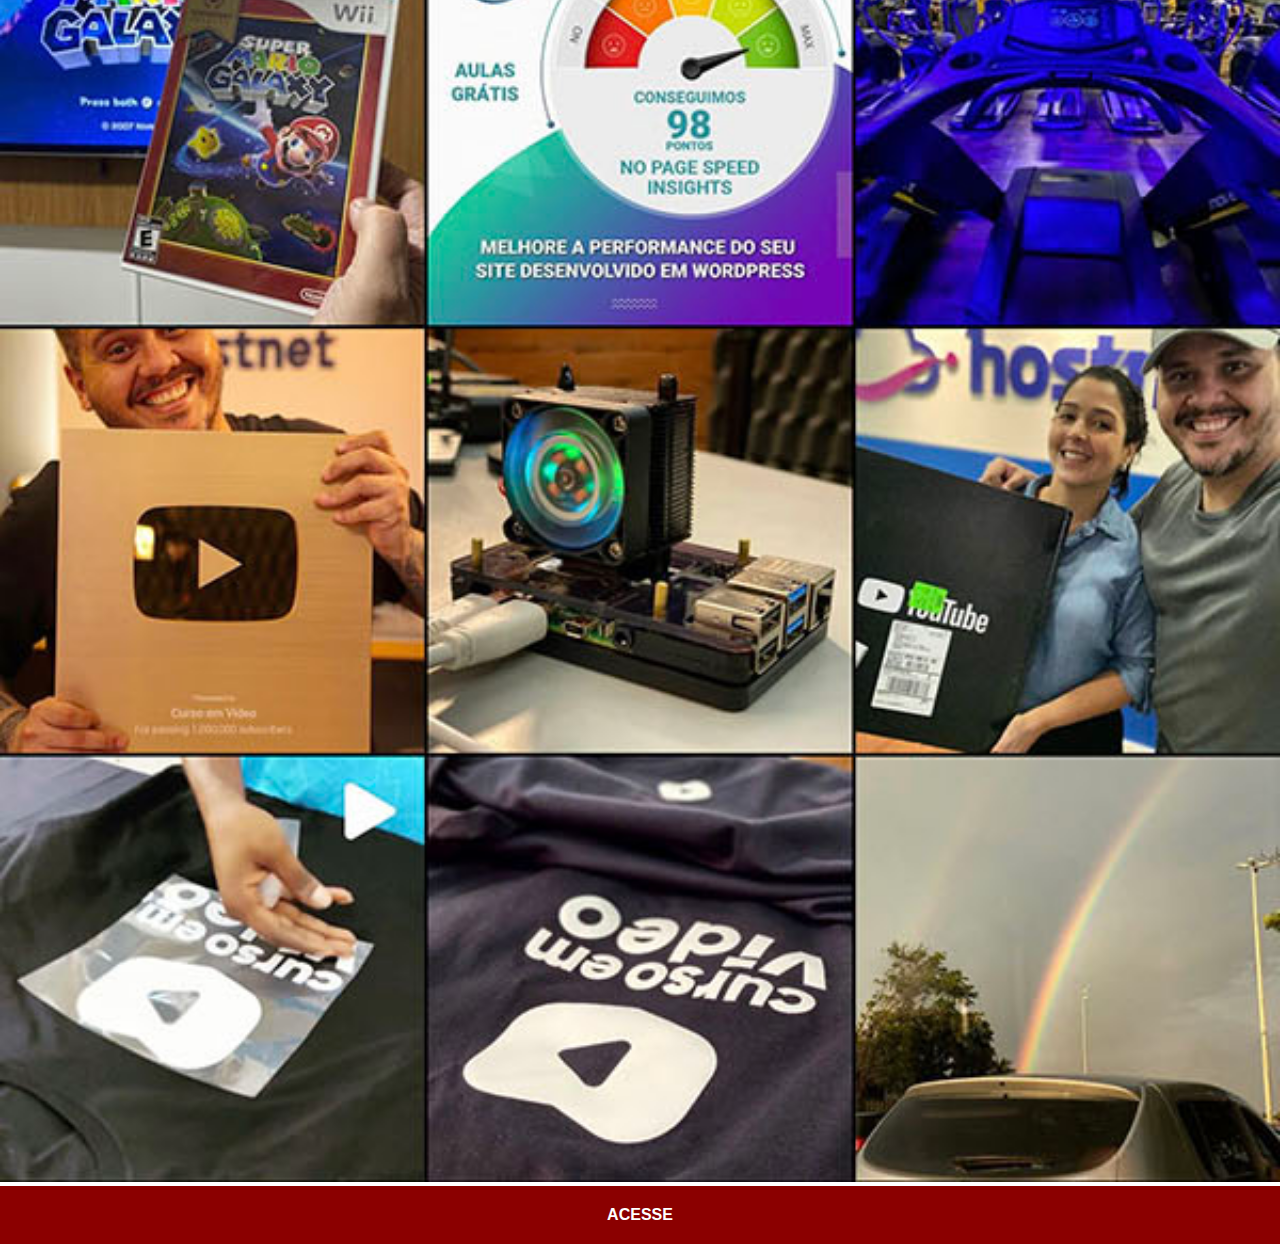
<file: instagram.html>
<!DOCTYPE html>
<html lang="pt-br">
<head>
    <meta charset="UTF-8">
    <meta http-equiv="X-UA-Compatible" content="IE=edge">
    <meta name="viewport" content="width=device-width, initial-scale=1.0">
    <title>Instagram</title>
    <link rel="stylesheet" href="estilos/social.css">
</head>
<body>
    <img src="imagens/tela-instagram.jpg" alt="Instagram">
    <a href="https://www.instagram.com/gustavoguanabara/" target="_blank">ACESSE</a>
</body>
</html>
</file>
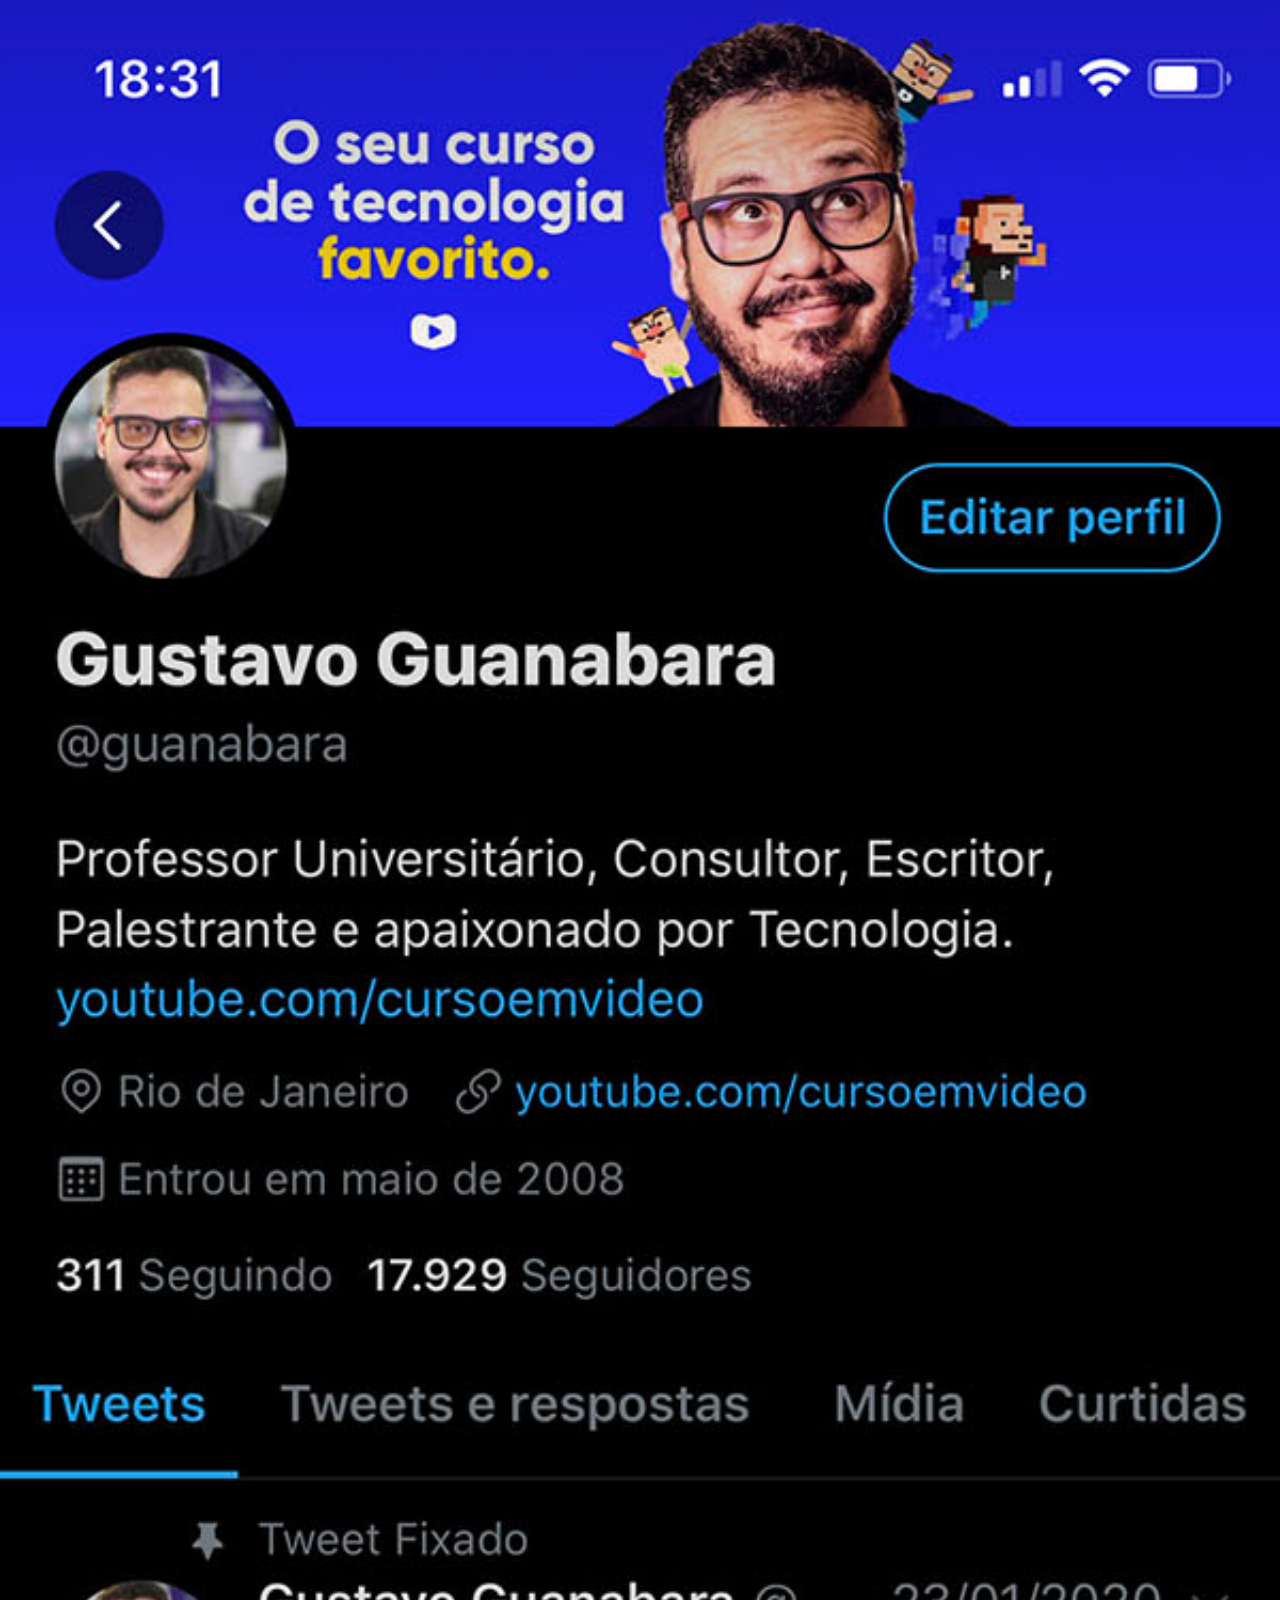
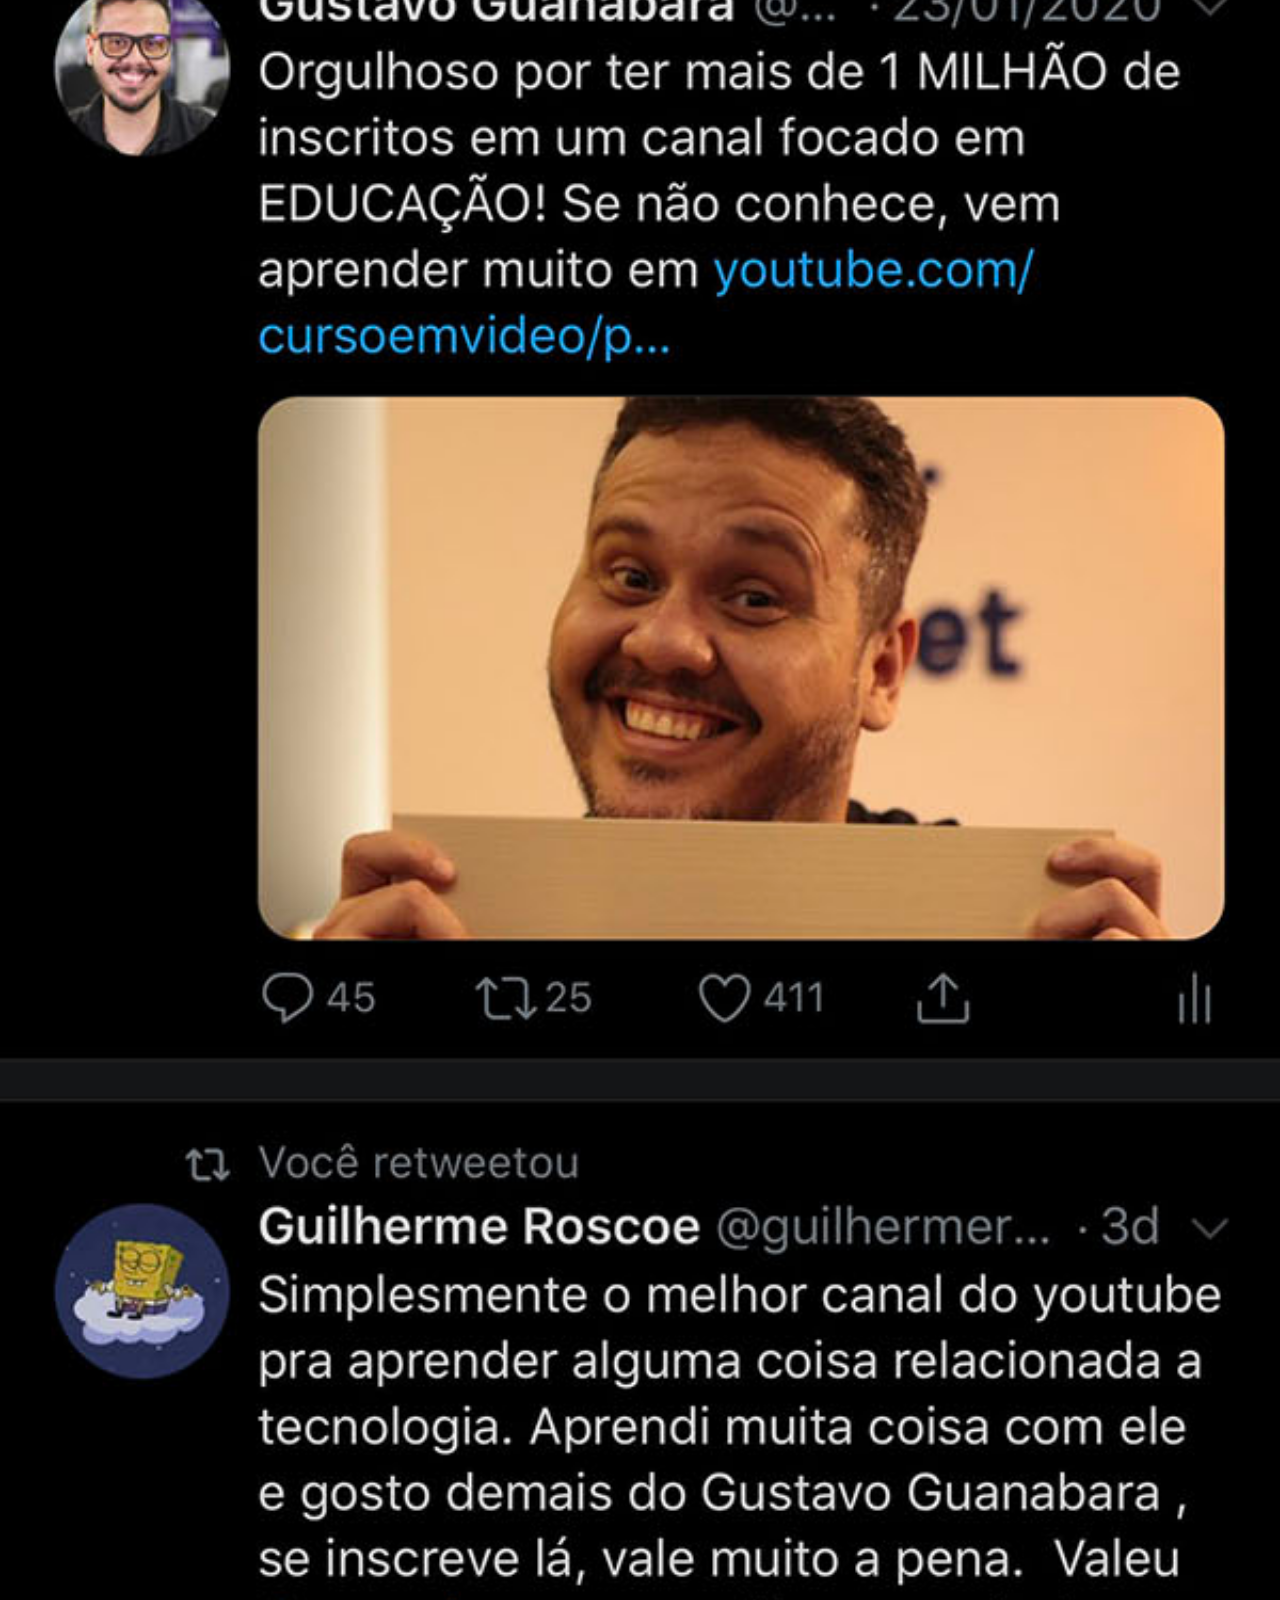
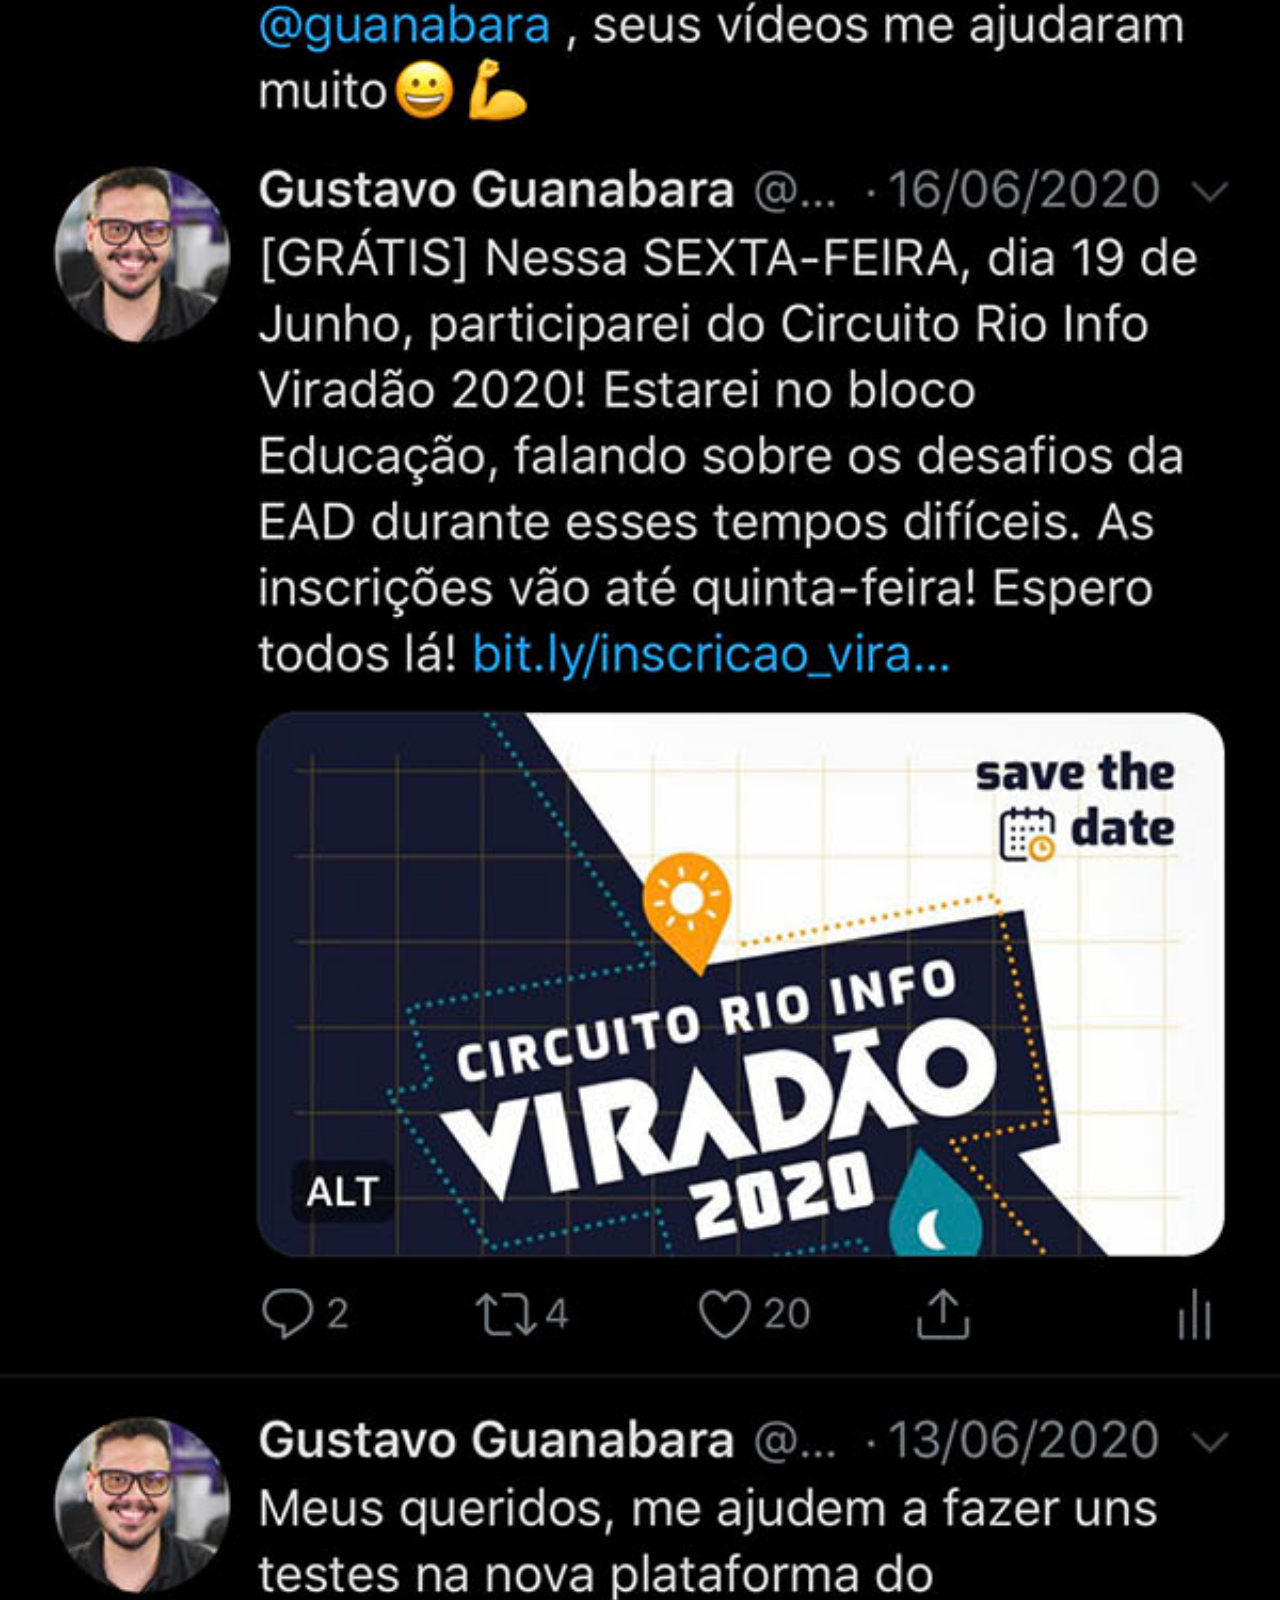
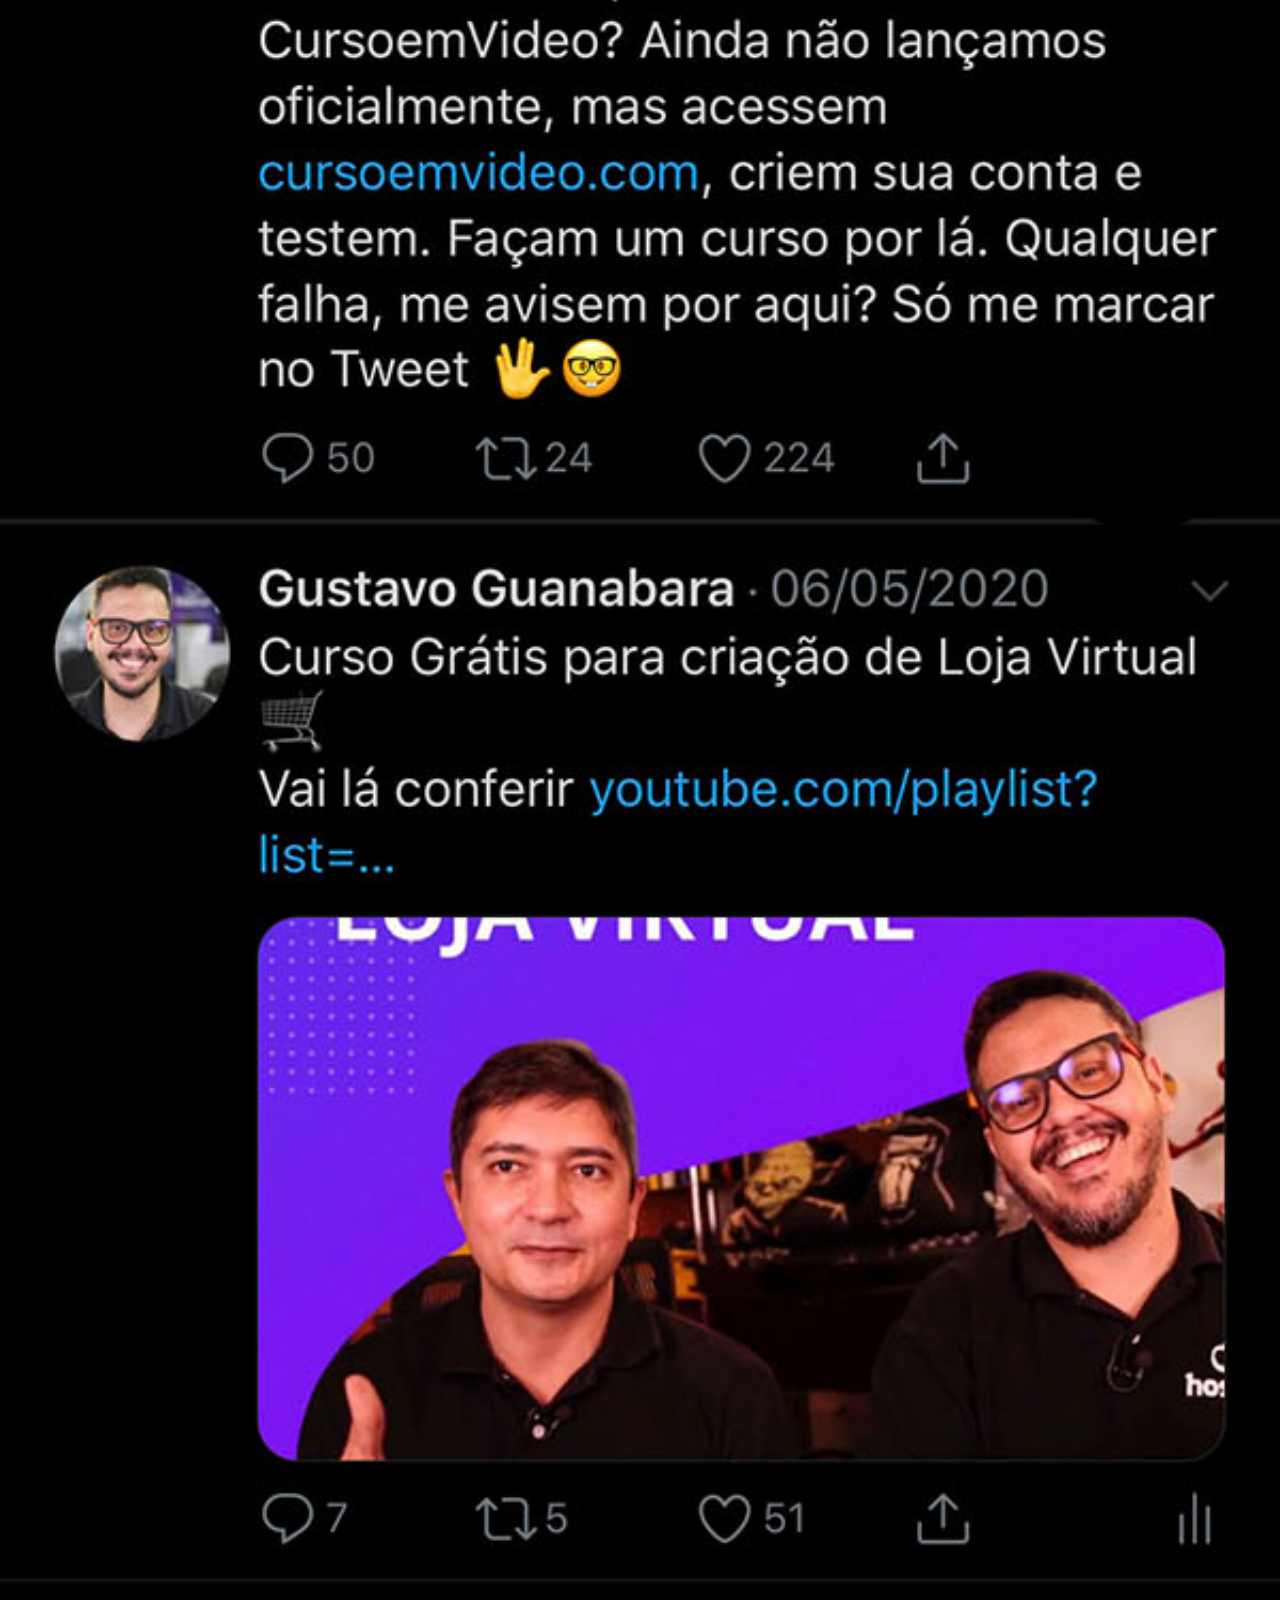
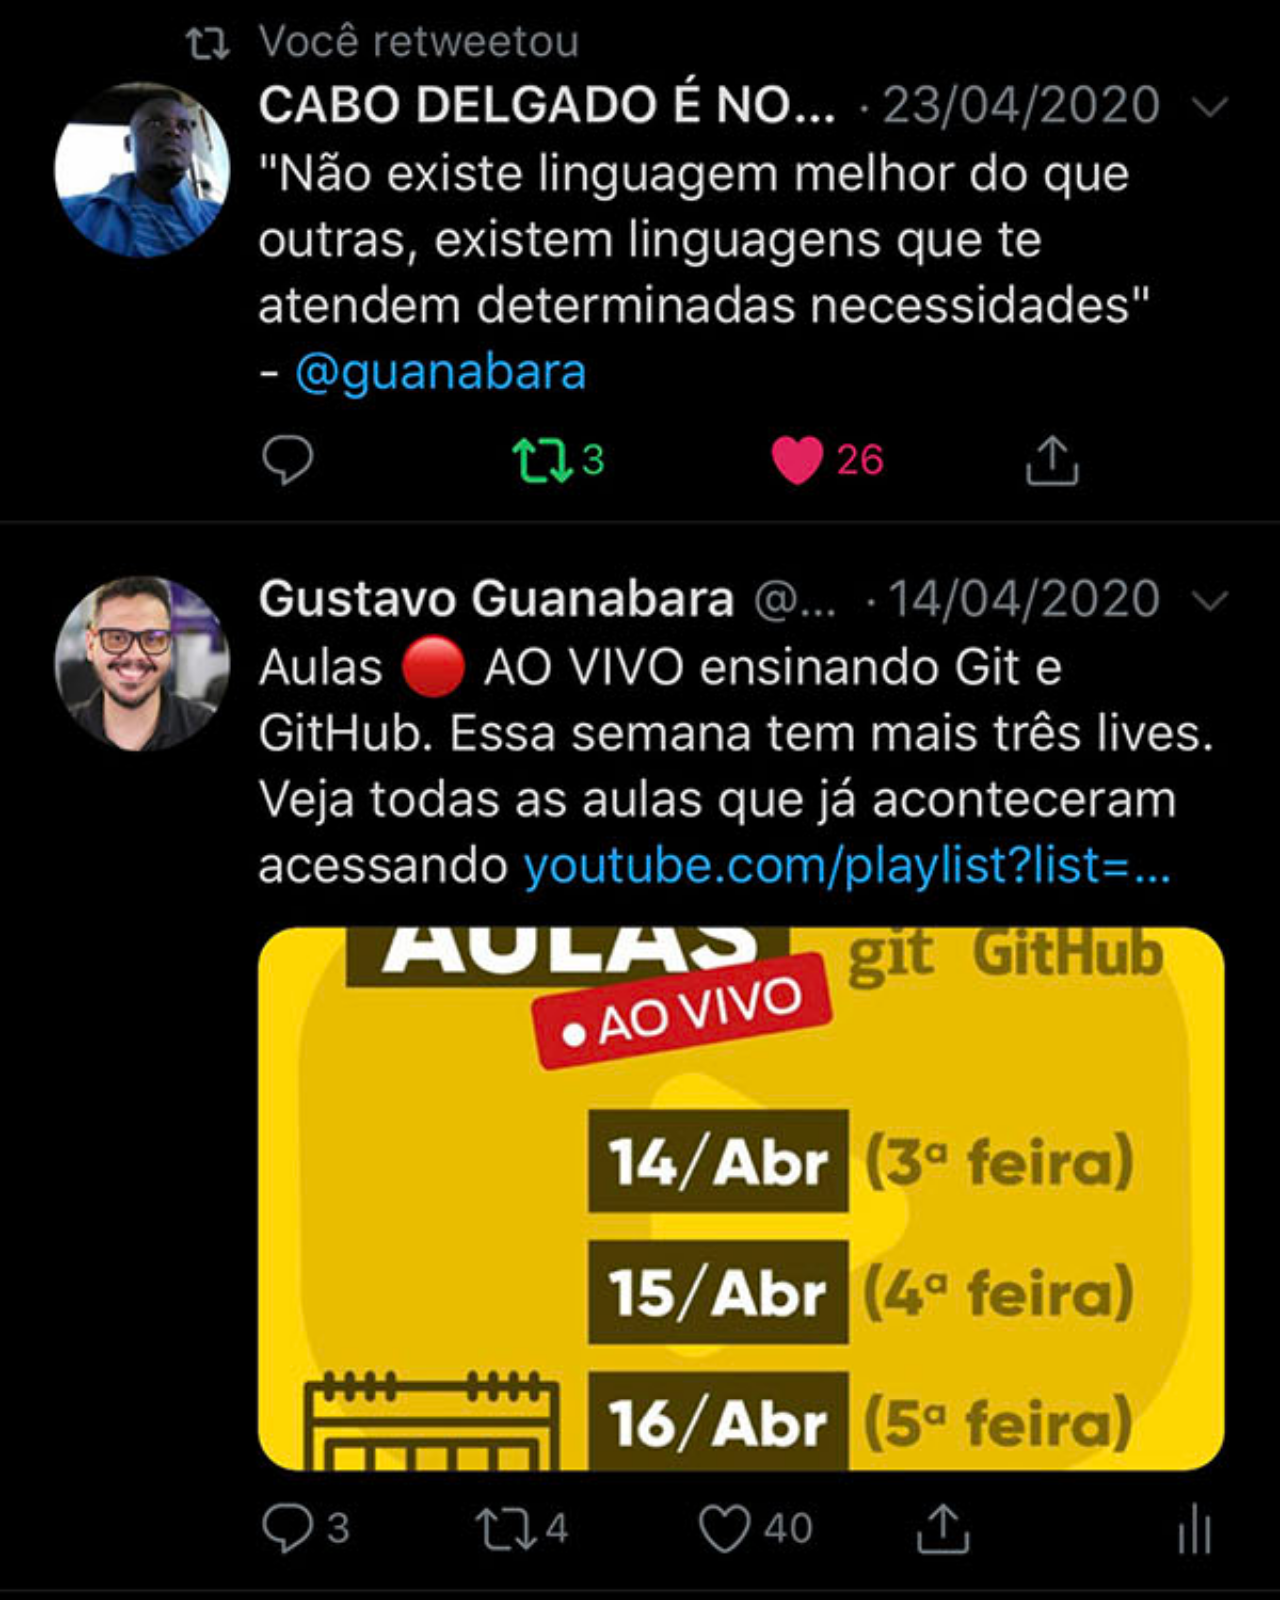
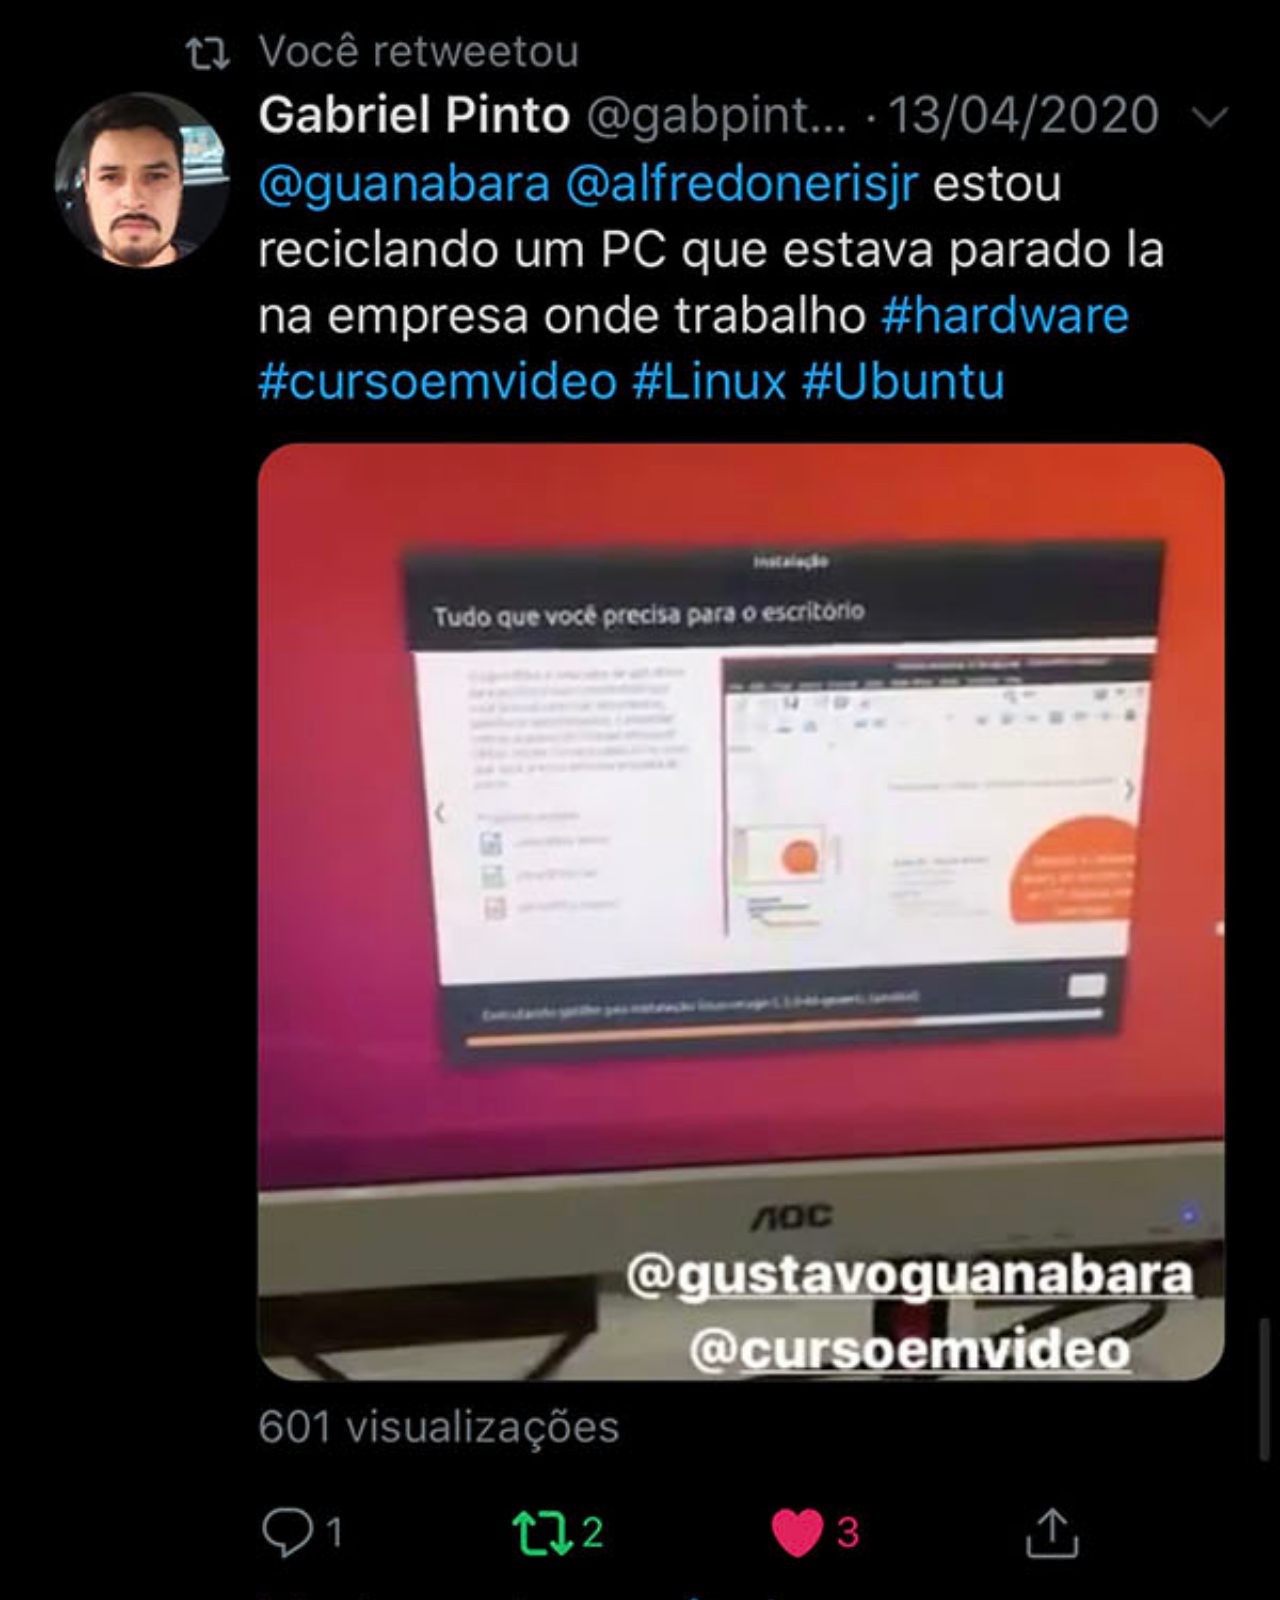
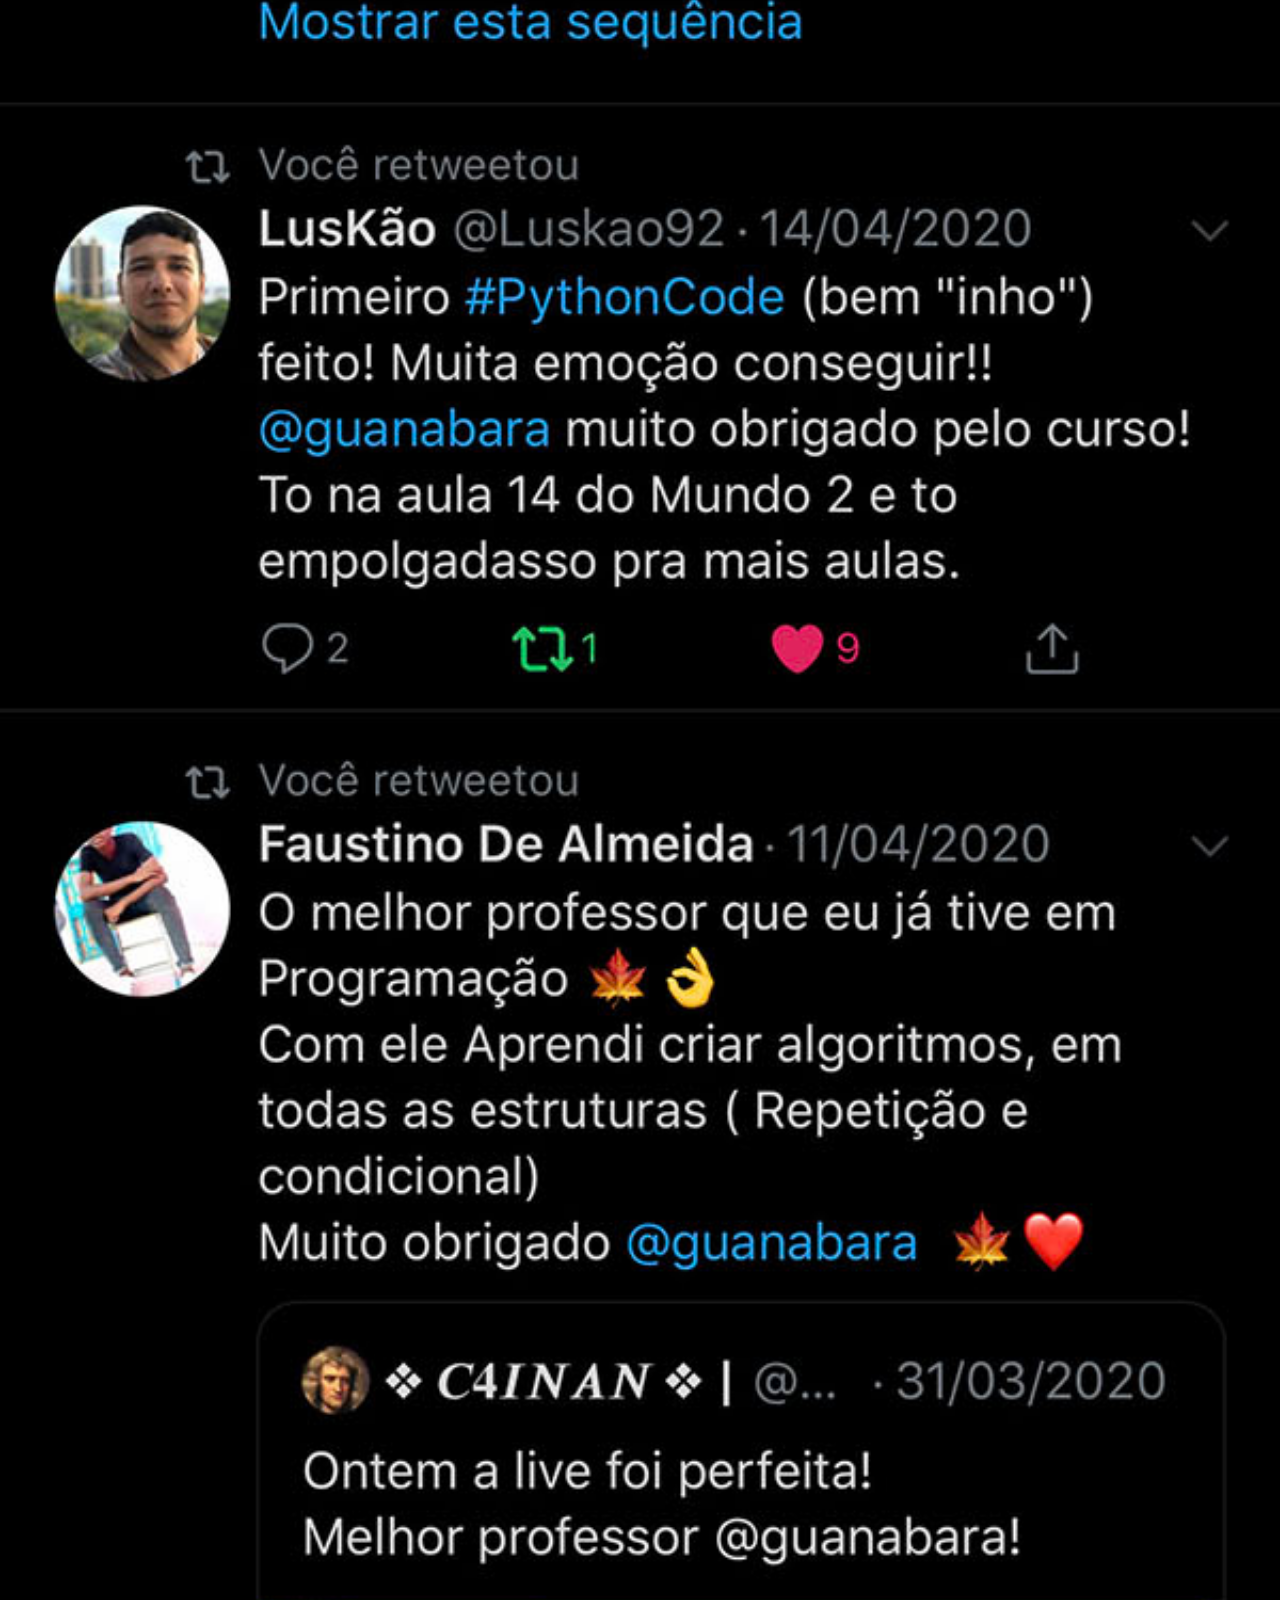
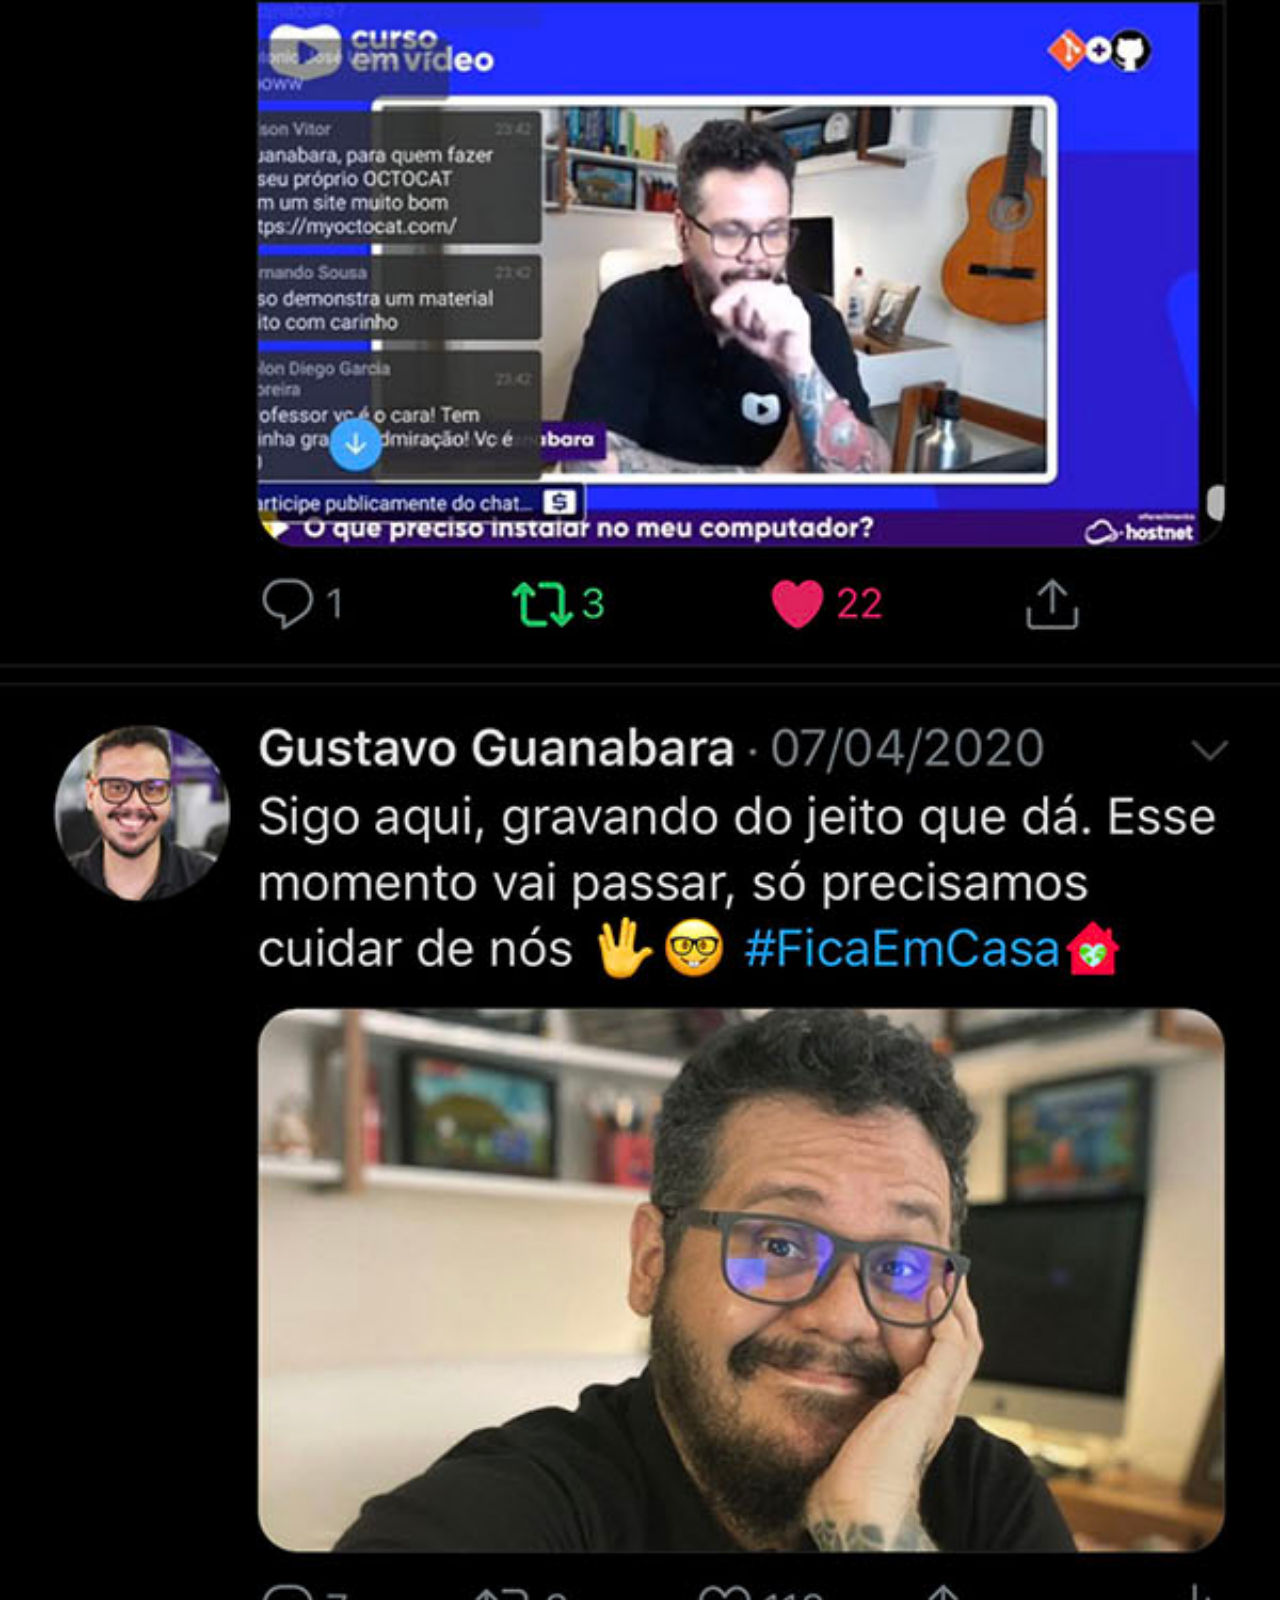
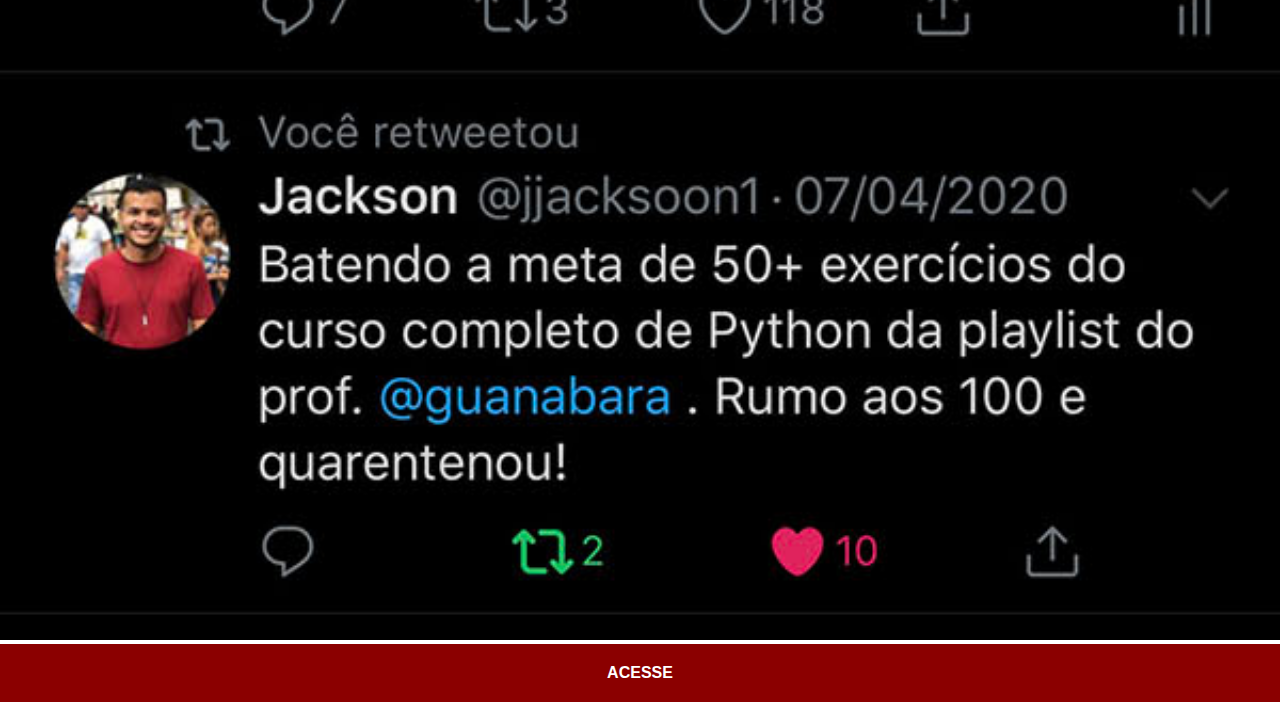
<file: twitter.html>
<!DOCTYPE html>
<html lang="pt-br">
<head>
    <meta charset="UTF-8">
    <meta http-equiv="X-UA-Compatible" content="IE=edge">
    <meta name="viewport" content="width=device-width, initial-scale=1.0">
    <title>Twitter</title>
    <link rel="stylesheet" href="estilos/social.css">
</head>
<body>
    <img src="imagens/tela-twitter.jpg" alt="Twitter">
    <a href="https://twitter.com/guanabara" target="_blank">ACESSE</a>
</body>
</html>
</file>
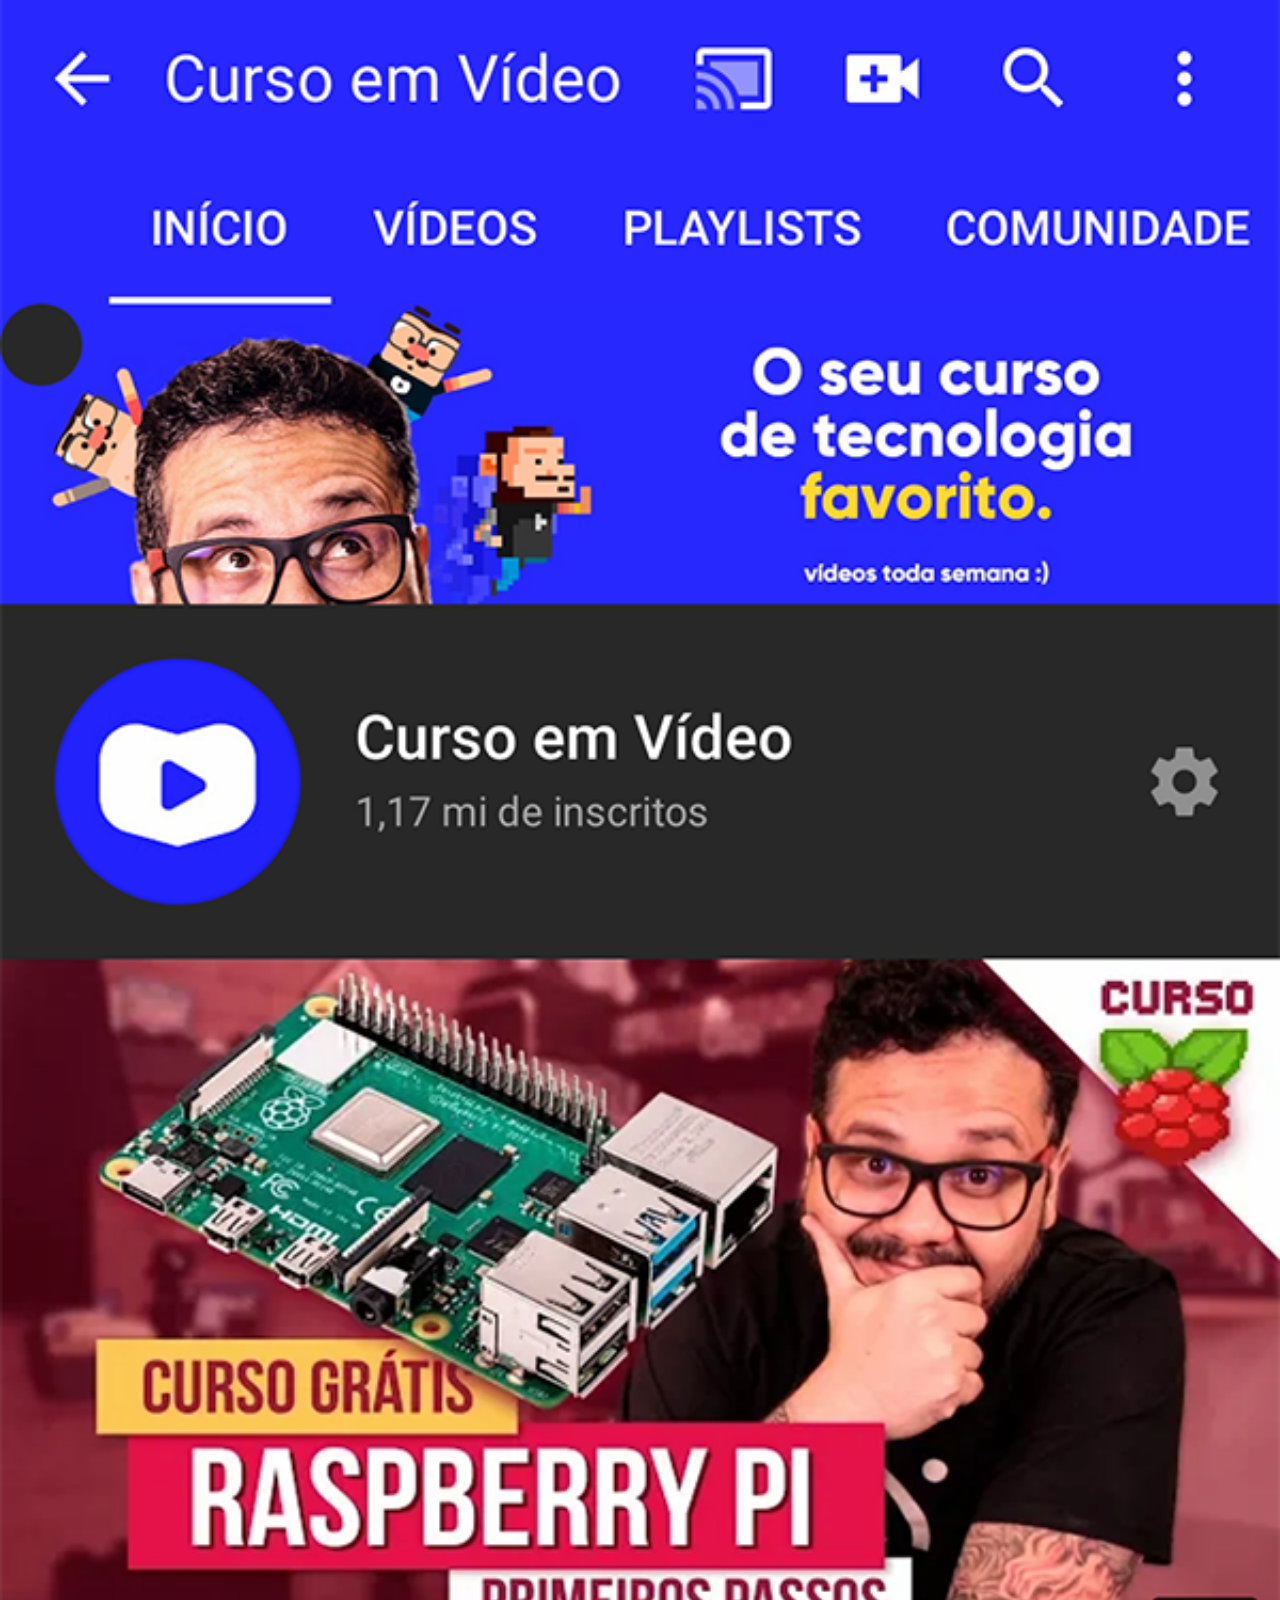
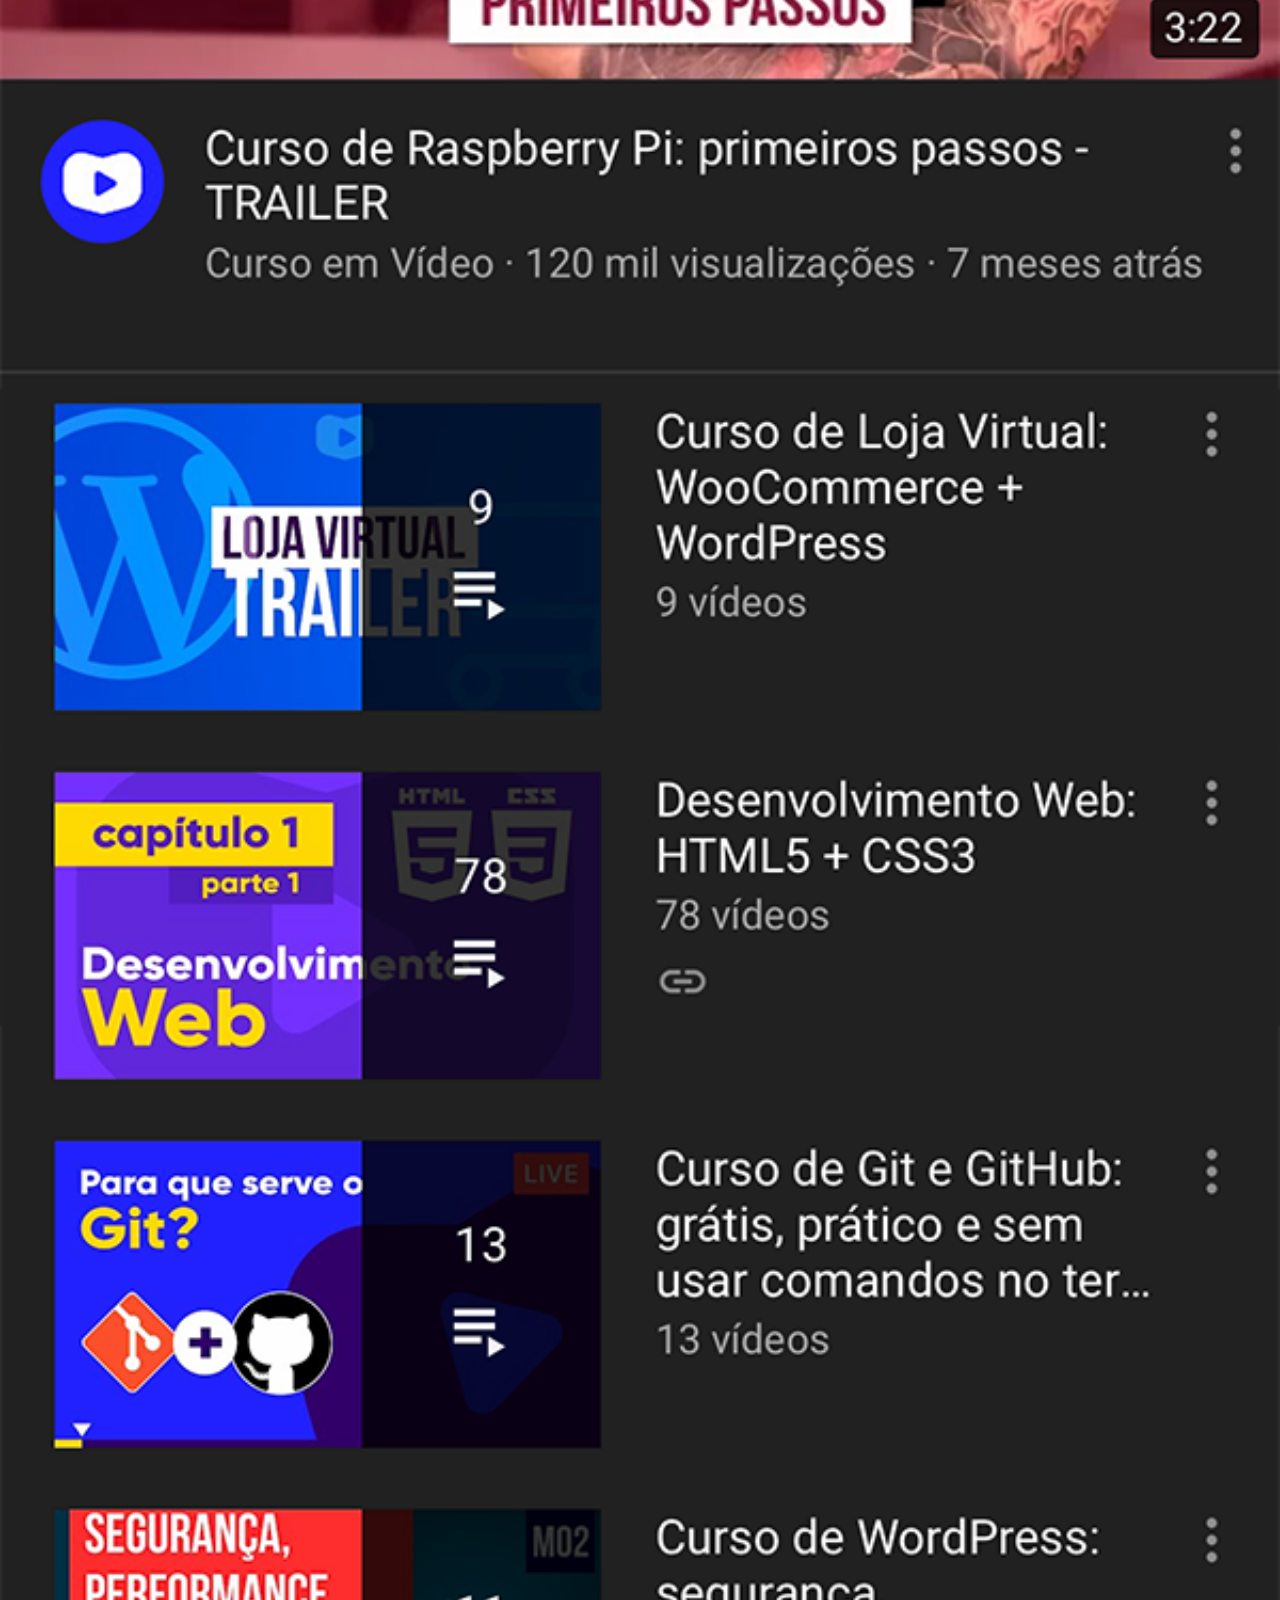
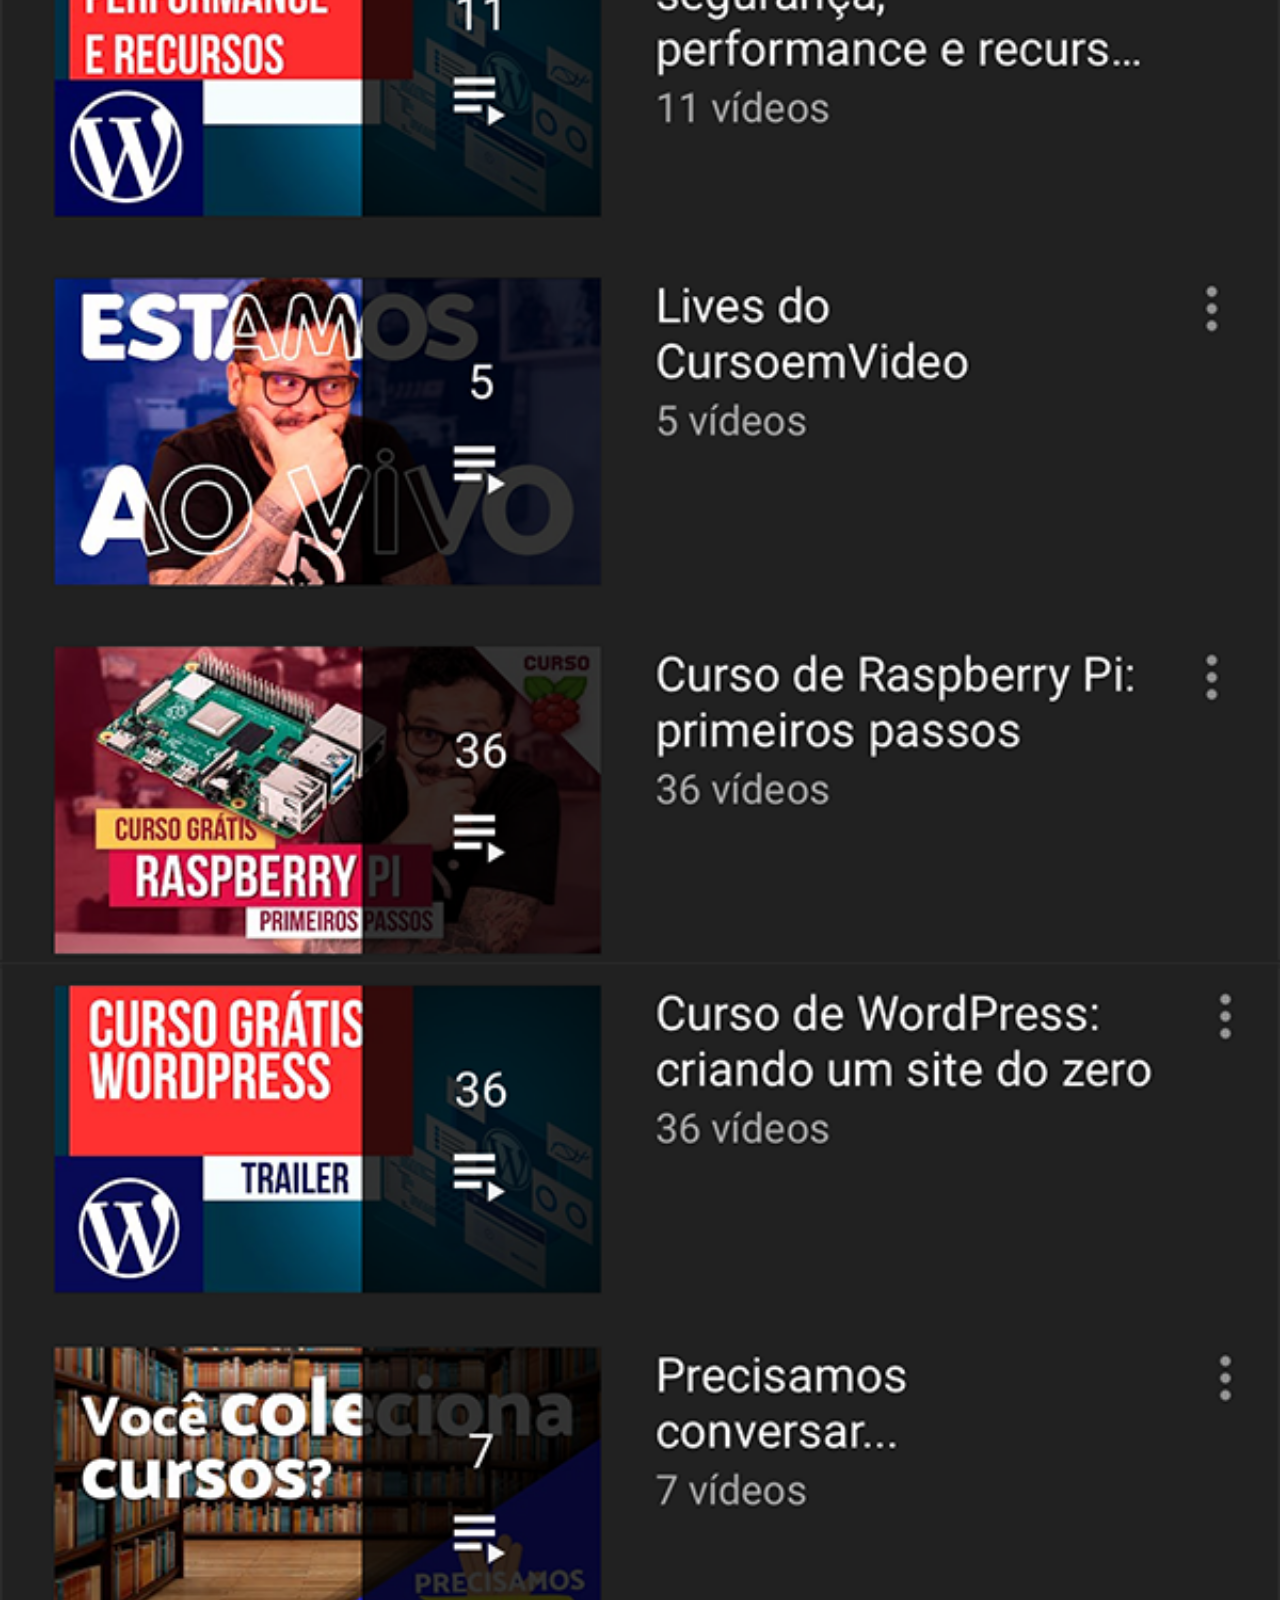
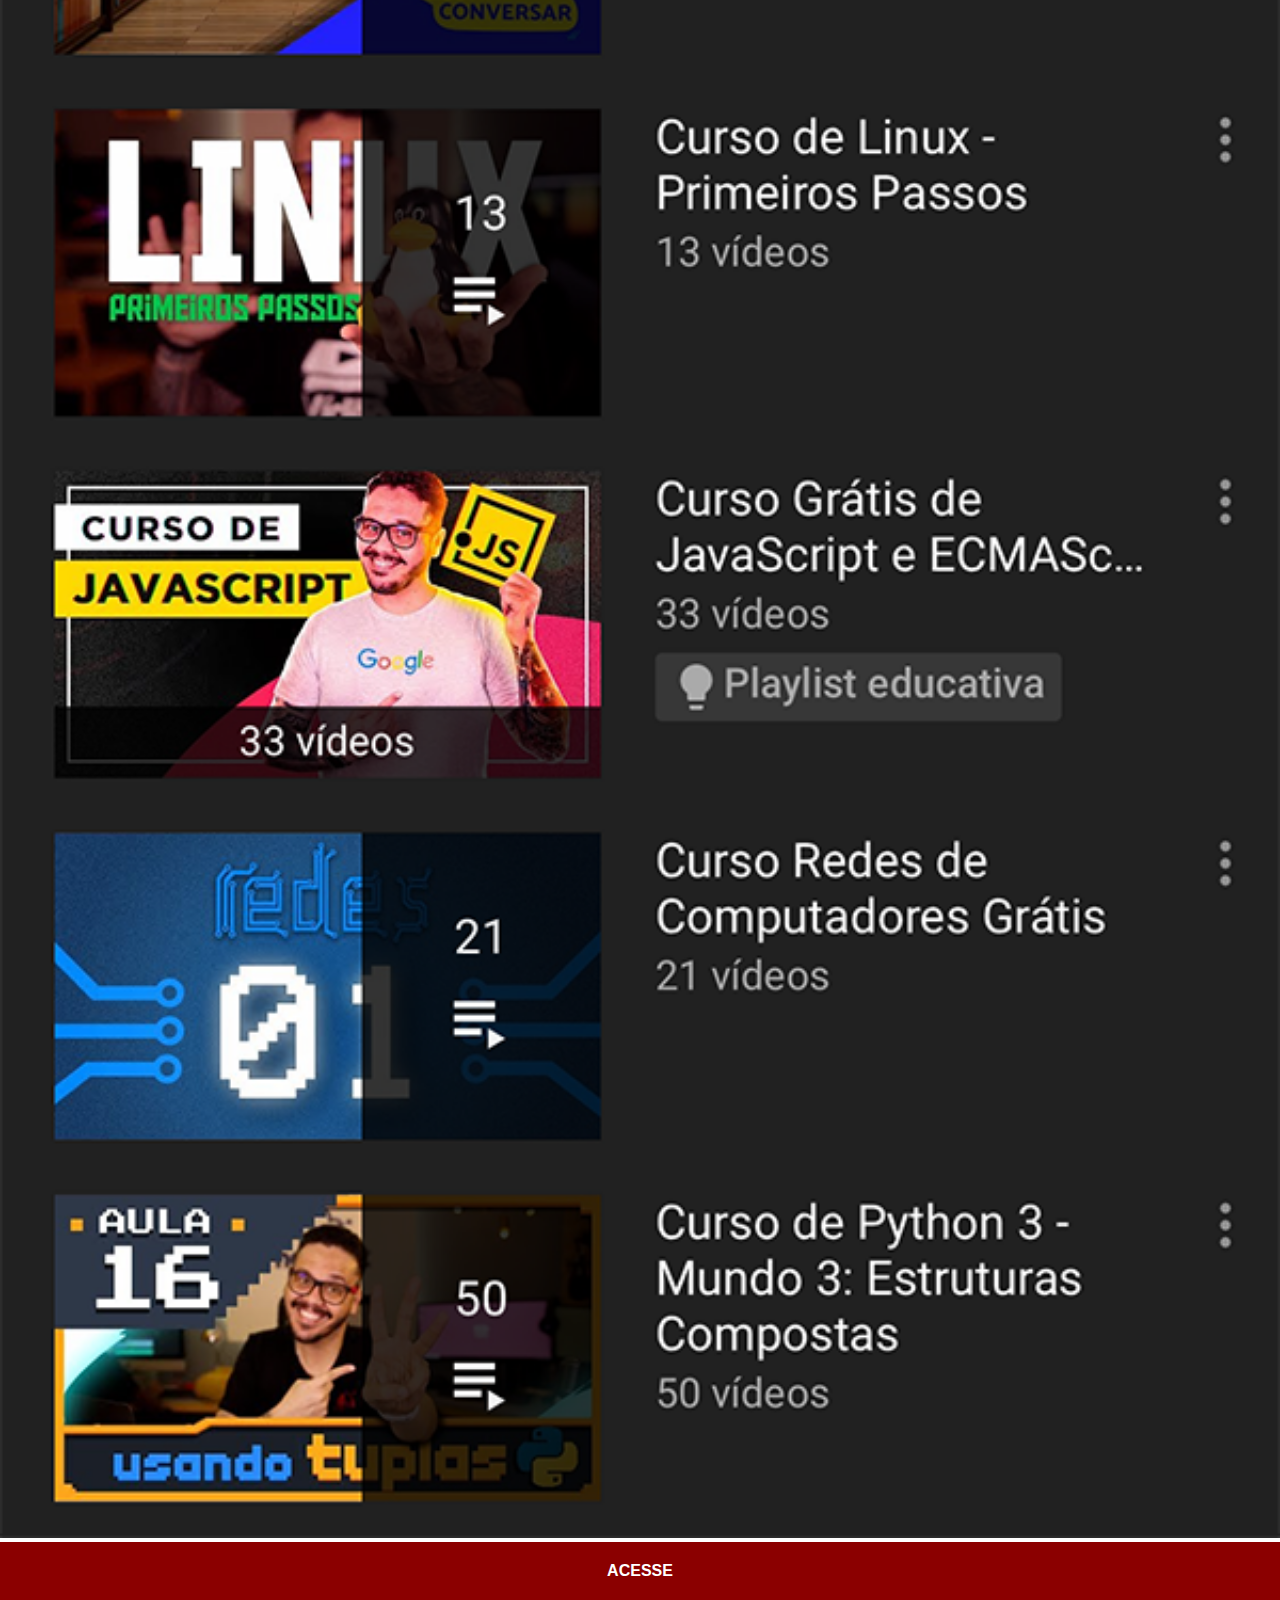
<file: youtube.html>
<!DOCTYPE html>
<html lang="pt-br">
<head>
    <meta charset="UTF-8">
    <meta http-equiv="X-UA-Compatible" content="IE=edge">
    <meta name="viewport" content="width=device-width, initial-scale=1.0">
    <link rel="stylesheet" href="estilos/social.css">
    <title>Youtube</title>
</head>
<body>
    <img src="imagens/tela-youtube.png" alt="Youtube">
    <a href="https://www.youtube.com/@CursoemVideo/playlists" target="_blank">ACESSE</a>
</body>
</html>
</file>
<file: estilos/style.css>
@charset "UTF-8";

*{
    margin: 0px;
    padding: 0px;
    font-family: Arial, Helvetica, sans-serif;
}
html, body {
    background-image: url('../imagens/fundo-madeira.jpg') no-repeat top center;
    height: 100vh;
    position: relative;
}
body {
    background: url('../imagens/fundo-madeira.jpg') no-repeat top center;
    background-size: cover;
    background-attachment: fixed;
}
main {
    height: 100vh;
    position: relative;
}
section#telefone {
    position: absolute;
    top: 50%;
    left: 50%;
    transform: translate(-50%, -50%);
    height: 627px;
    width: 311px;
    background: url('../imagens/frame-iphone.png') no-repeat;
}
iframe#tela {
    position: relative;
    top: 144px;
    left: 58px;
    width: 195px;
    height: 343px;
    border-radius: 2px;
}
section#redes-sociais {
    text-align: right;
}
section#redes-sociais img {
    width: 50px;
    margin: 10px;
    border-radius: 50%;
    box-shadow: 2px 2px 5px #00000054;
    box-sizing: border-box;
}
section#redes-sociais img:hover {
    border: 2px solid #ffffff;
    transform: translate(-3px, -3px);
    box-shadow: 5px 5px 10px #0000009a;
    transition-duration: 0.2s;
}
section#redes-sociais img:active {
    transform: scale(95%);
}
</file>
<file: estilos/social.css>
@charset "UTF-8";

*{
    margin: 0px;
    padding: 0px;
    font-family: Arial, Helvetica, sans-serif;
}
::-webkit-scrollbar {
    width: 0px;
    height: 0px;
}
img {
    width: 100vw;
}
a {
    display: block;
    background-color: darkred;
    color: white;
    padding: 20px;
    text-align: center;
    font-weight: bolder;
    text-decoration: none;
}
a:hover {
    background-color: #ff0000;
}
</file>
